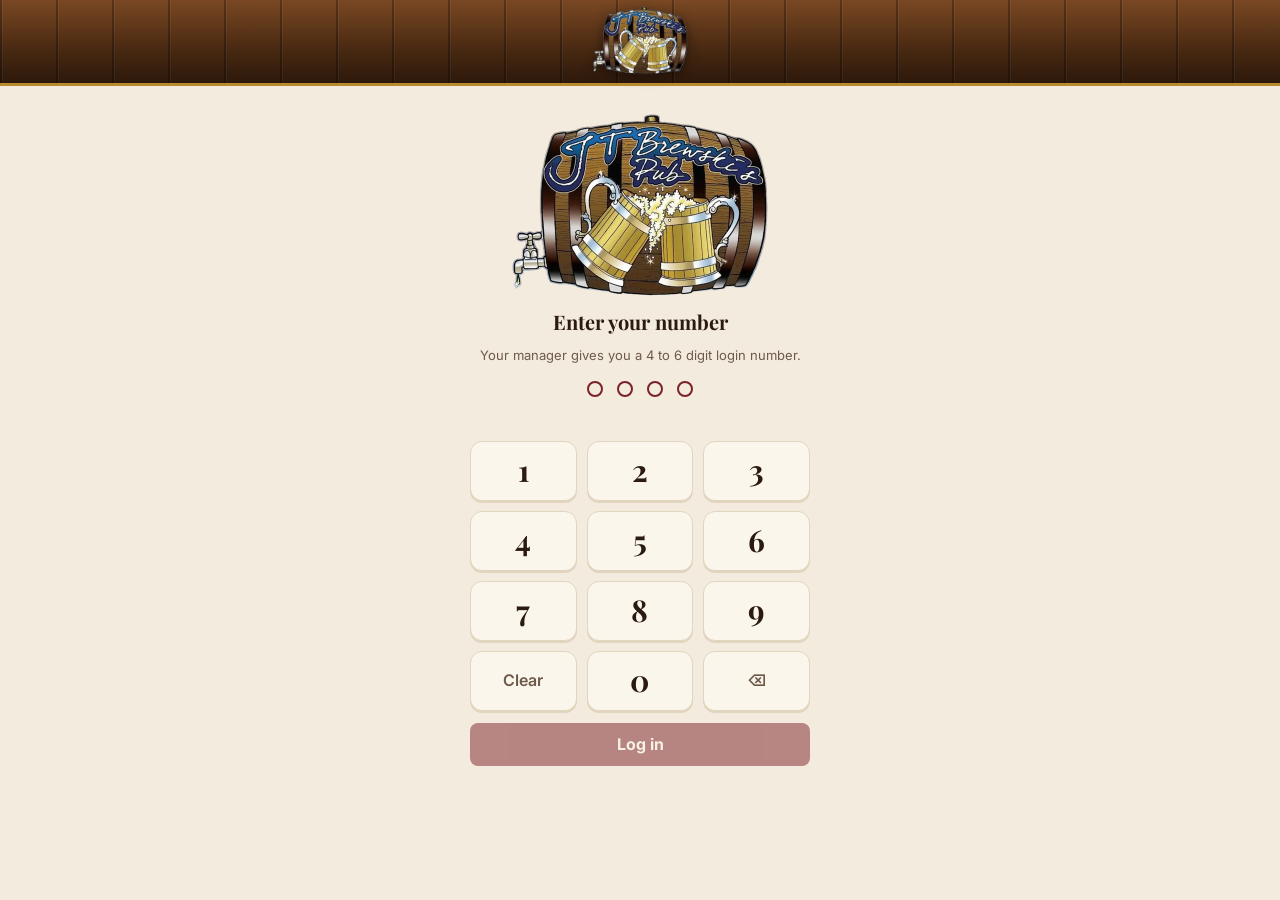
<file: site/index.html>
<!doctype html>
<html lang="en">
<head>
<meta charset="utf-8">
<meta name="viewport" content="width=device-width,initial-scale=1,maximum-scale=1,user-scalable=no,viewport-fit=cover">
<title>JT Brewski's Pub</title>
<meta name="description" content="Shift checklists, inventory counts and order deadlines for JT Brewski's Pub.">
<meta name="theme-color" content="#2a170b">
<link rel="manifest" href="manifest.webmanifest">
<link rel="icon" type="image/png" sizes="32x32" href="icons/favicon-32.png">
<link rel="apple-touch-icon" href="icons/apple-touch-icon.png">
<meta name="mobile-web-app-capable" content="yes">
<meta name="apple-mobile-web-app-capable" content="yes">
<meta name="apple-mobile-web-app-status-bar-style" content="black-translucent">
<meta name="apple-mobile-web-app-title" content="Brewskis">
<link rel="preconnect" href="https://fonts.googleapis.com">
<link rel="preconnect" href="https://fonts.gstatic.com" crossorigin>
<link rel="stylesheet" href="https://fonts.googleapis.com/css2?family=Playfair+Display:ital,wght@0,600;0,700;1,600&family=Inter:wght@400;500;600;700&family=IBM+Plex+Mono:wght@400;500&display=swap">
<link rel="stylesheet" href="styles.css">
<!-- the intro plays once each time the app is opened, not on refreshes or updates -->
<script>try{if(sessionStorage.getItem("brewskis.intro"))document.documentElement.classList.add("no-intro")}catch(e){}</script>
<!-- light or dark, if this phone picked one in Settings (otherwise it follows the phone) -->
<script>try{var t=localStorage.getItem("brewskis.theme");if(t==="light"||t==="dark")document.documentElement.setAttribute("data-theme",t)}catch(e){}</script>
</head>
<body>
<div id="intro" class="intro" aria-hidden="true">
  <div class="intro-pour"></div>
  <div class="intro-center">
    <div class="logo intro-logo"></div>
  </div>
</div>
<header class="band">
  <div class="wrap top">
    <h1 class="sr-only">JT Brewski's staff app</h1>
    <div class="topleft">
      <button class="gearbtn" id="settingsBtn" type="button" aria-label="Settings" aria-pressed="false" hidden><svg viewBox="0 0 24 24" aria-hidden="true" fill="none" stroke="currentColor" stroke-width="2" stroke-linecap="round" stroke-linejoin="round"><circle cx="12" cy="12" r="3"/><path d="M19.4 15a1.65 1.65 0 0 0 .33 1.82l.06.06a2 2 0 1 1-2.83 2.83l-.06-.06a1.65 1.65 0 0 0-1.82-.33 1.65 1.65 0 0 0-1 1.51V21a2 2 0 1 1-4 0v-.09A1.65 1.65 0 0 0 9 19.4a1.65 1.65 0 0 0-1.82.33l-.06.06a2 2 0 1 1-2.83-2.83l.06-.06A1.65 1.65 0 0 0 4.68 15a1.65 1.65 0 0 0-1.51-1H3a2 2 0 1 1 0-4h.09A1.65 1.65 0 0 0 4.6 9a1.65 1.65 0 0 0-.33-1.82l-.06-.06a2 2 0 1 1 2.83-2.83l.06.06A1.65 1.65 0 0 0 9 4.68a1.65 1.65 0 0 0 1-1.51V3a2 2 0 1 1 4 0v.09a1.65 1.65 0 0 0 1 1.51 1.65 1.65 0 0 0 1.82-.33l.06-.06a2 2 0 1 1 2.83 2.83l-.06.06A1.65 1.65 0 0 0 19.4 9a1.65 1.65 0 0 0 1.51 1H21a2 2 0 1 1 0 4h-.09a1.65 1.65 0 0 0-1.51 1z"/></svg></button>
    </div>
    <div class="logo toplogo" role="img" aria-label="JT Brewski's Pub logo"></div>
    <div class="topright">
      <button class="installbtn" id="installBtn" type="button" hidden>Install</button>
      <button class="who" id="whoBtn" type="button" hidden><span class="dot" id="whoDot">?</span><span id="whoName"></span></button>
    </div>
  </div>
</header>
<div class="wrap">
  <div class="offline" id="offline" role="status" hidden></div>
  <div class="updatebar" id="updatebar" role="status" hidden><span id="updatetext"></span><button type="button" class="btn small" id="updateBtn">Update now</button></div>
  <nav class="tabs" id="tabs" aria-label="Sections" hidden>
    <button type="button" id="tabShifts" aria-pressed="true"><span class="ic"><svg viewBox="0 0 24 24" aria-hidden="true" fill="none" stroke="currentColor" stroke-width="2" stroke-linecap="round" stroke-linejoin="round"><path d="M9 11l3 3L21 4.5"/><path d="M20 12v7a2 2 0 0 1-2 2H5a2 2 0 0 1-2-2V6a2 2 0 0 1 2-2h11"/></svg></span><span>Tasks</span></button>
    <button type="button" id="tabInv" aria-pressed="false"><span class="ic"><svg viewBox="0 0 24 24" aria-hidden="true" fill="none" stroke="currentColor" stroke-width="2" stroke-linecap="round" stroke-linejoin="round"><path d="M21 8l-9-5-9 5 9 5 9-5z"/><path d="M3 8v8l9 5 9-5V8"/><path d="M12 13v8"/></svg></span><span>Inventory</span></button>
    <button type="button" id="tabSched" aria-pressed="false"><span class="ic"><svg viewBox="0 0 24 24" aria-hidden="true" fill="none" stroke="currentColor" stroke-width="2" stroke-linecap="round" stroke-linejoin="round"><circle cx="12" cy="12" r="9"/><path d="M12 7v5l3 2"/></svg></span><span>Shifts</span></button>
    <button type="button" id="tabEvents" aria-pressed="false"><span class="ic"><svg viewBox="0 0 24 24" aria-hidden="true" fill="none" stroke="currentColor" stroke-width="2" stroke-linecap="round" stroke-linejoin="round"><rect x="3" y="4.5" width="18" height="16.5" rx="2.5"/><path d="M8 2.5v4M16 2.5v4M3 10h18"/></svg></span><span>Events</span></button>
    <button type="button" id="tabCash" aria-pressed="false" hidden><span class="ic"><svg viewBox="0 0 24 24" aria-hidden="true" fill="none" stroke="currentColor" stroke-width="2" stroke-linecap="round" stroke-linejoin="round"><rect x="2.5" y="6" width="19" height="12" rx="2"/><circle cx="12" cy="12" r="2.5"/><path d="M6 9.5v5M18 9.5v5"/></svg></span><span>Drawers</span></button>
  </nav>
  <main id="view"><p class="hint">Loading…</p></main>
</div>
<div class="sheet" id="sheet" hidden></div>
<div class="toast" id="toast" hidden></div>
<noscript><p style="padding:16px">Turn on JavaScript to use the JT Brewski's staff app.</p></noscript>
<script src="config.js"></script>
<script src="js/core.js"></script>
<script src="js/account.js"></script>
<script src="js/ui.js"></script>
<script src="js/tasks.js"></script>
<script src="js/inventory.js"></script>
<script src="js/schedule.js"></script>
<script src="js/team.js"></script>
<script src="js/events.js"></script>
<script src="js/parties.js"></script>
<script src="js/alerts.js"></script>
<script src="js/cash.js"></script>
<script src="js/live.js"></script>
<script src="js/main.js"></script>
</body>
</html>
</file>
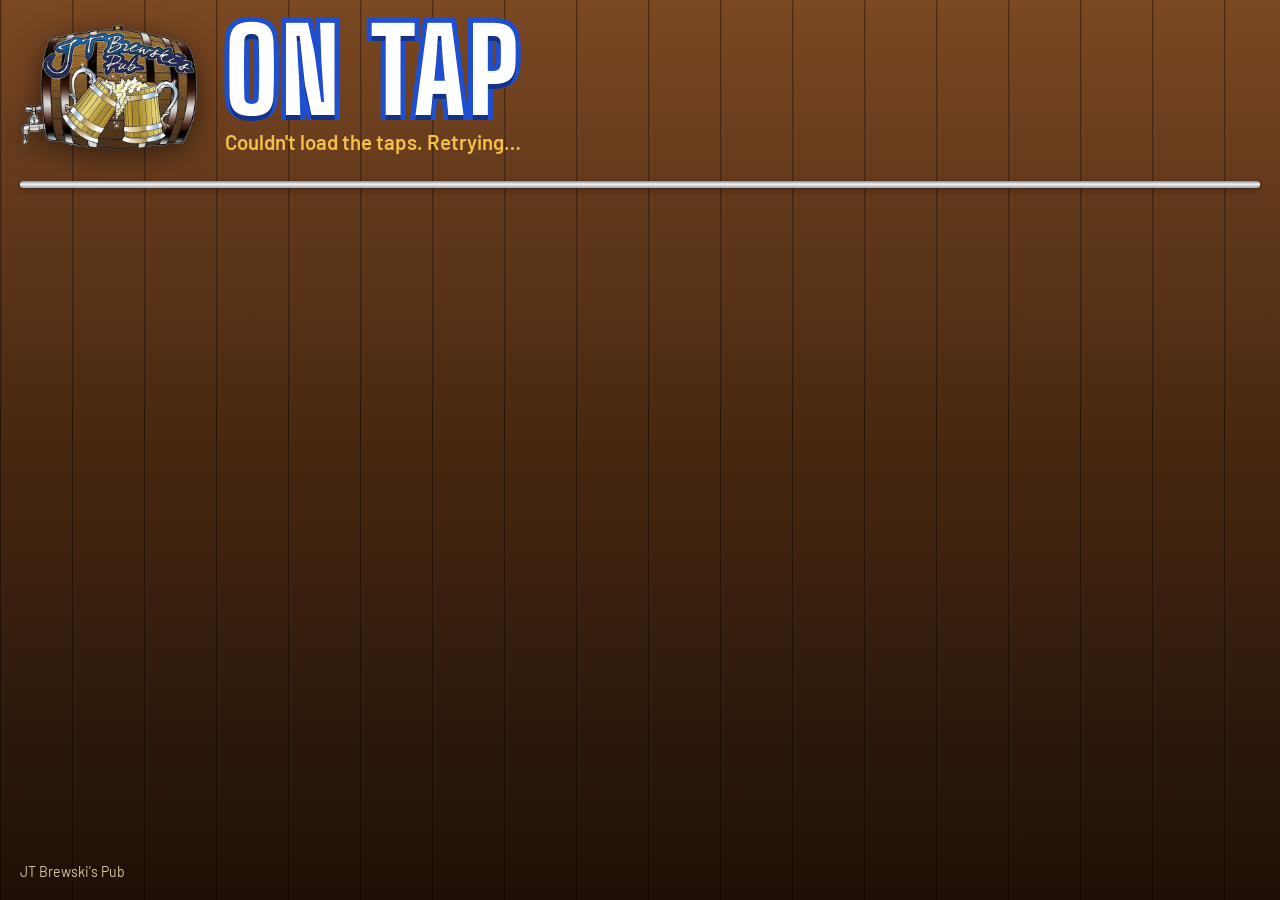
<file: site/taps.html>
<!doctype html>
<html lang="en">
<head>
<meta charset="utf-8">
<meta name="viewport" content="width=device-width,initial-scale=1,viewport-fit=cover">
<title>On Tap · JT Brewski's Pub</title>
<meta name="description" content="What's pouring right now at JT Brewski's Pub.">
<meta name="theme-color" content="#2a170b">
<link rel="icon" type="image/png" sizes="32x32" href="icons/favicon-32.png">
<link rel="apple-touch-icon" href="icons/apple-touch-icon.png">
<link rel="preconnect" href="https://fonts.googleapis.com">
<link rel="preconnect" href="https://fonts.gstatic.com" crossorigin>
<link rel="stylesheet" href="https://fonts.googleapis.com/css2?family=Big+Shoulders+Display:wght@700;800&family=Barlow:wght@400;500;600;700&display=swap">
<style>
/* The customer board: the barrel from the logo, beer names in foam white, styles in gold.
   Sized to read from across the bar on a TV, and still fine on a phone from the QR code. */
:root{
  --wood:#4a2a12; --wood-dark:#1d0f06; --foam:#fff8ea; --gold:#f5c04a; --gold-deep:#d69612; --blue:#1f4fd1; --muted:#d8c3a5;
  --display:"Big Shoulders Display","Arial Narrow",Impact,sans-serif;
  --body:"Barlow","Helvetica Neue",Arial,sans-serif;
  color-scheme:dark;
}
*{box-sizing:border-box}
html,body{margin:0;min-height:100%}
body{color:var(--foam);font-family:var(--body);
  background:repeating-linear-gradient(90deg, rgba(0,0,0,.28) 0 2px, rgba(255,255,255,.04) 2px 3px, transparent 3px 72px),
             linear-gradient(180deg,#7a4823 0%,var(--wood) 45%,var(--wood-dark) 100%) fixed;
  padding:max(20px,env(safe-area-inset-top)) max(20px,env(safe-area-inset-right)) max(20px,env(safe-area-inset-bottom)) max(20px,env(safe-area-inset-left))}
.board{max-width:1500px;margin:0 auto;display:flex;flex-direction:column;gap:clamp(18px,3vh,36px);min-height:calc(100vh - 40px)}
header{display:flex;align-items:center;gap:clamp(12px,2vw,28px);flex-wrap:wrap}
.logo{width:clamp(110px,14vw,220px);aspect-ratio:520/372;background:url("logo.webp") center/contain no-repeat;filter:drop-shadow(0 6px 14px rgba(0,0,0,.5));flex:none}
h1{margin:0;font-family:var(--display);font-weight:800;text-transform:uppercase;letter-spacing:.03em;line-height:.9;
  font-size:clamp(52px,9vw,140px);color:#fff;-webkit-text-stroke:clamp(5px,.8vw,10px) var(--blue);paint-order:stroke fill;text-shadow:0 5px 0 rgba(0,0,0,.35)}
.sub{font-size:clamp(15px,1.6vw,24px);color:var(--gold);font-weight:600;margin-top:6px}
.hoop{height:7px;border-radius:4px;background:linear-gradient(180deg,#7f868f,#f4f6f8 45%,#9aa1aa);box-shadow:0 2px 6px rgba(0,0,0,.3)}
.taps{list-style:none;margin:0;padding:0;display:grid;grid-template-columns:repeat(auto-fill,minmax(min(100%,clamp(240px,26vw,420px)),1fr));gap:clamp(10px,1.6vw,22px)}
.tap{position:relative;display:flex;flex-direction:column;justify-content:center;gap:4px;min-height:clamp(84px,11vh,150px);
  padding:clamp(14px,1.6vw,26px) clamp(16px,2vw,30px);border-radius:16px;background:rgba(20,10,4,.55);border:1px solid rgba(245,192,74,.35);
  box-shadow:inset 0 1px 0 rgba(255,255,255,.06)}
.name{font-family:var(--display);font-weight:800;text-transform:uppercase;letter-spacing:.02em;line-height:1;font-size:clamp(28px,3.4vw,58px);overflow-wrap:anywhere}
.note{font-size:clamp(15px,1.5vw,24px);color:var(--gold);font-weight:600}
.new{align-self:flex-start;order:-1;margin-bottom:4px;background:var(--gold);color:#3a2600;font-weight:700;font-size:clamp(12px,1vw,16px);
  padding:2px 10px;border-radius:999px}
.empty{font-size:clamp(20px,2.4vw,34px);color:var(--muted);text-align:center;padding:8vh 0}
footer{margin-top:auto;display:flex;justify-content:space-between;gap:12px;flex-wrap:wrap;color:var(--muted);font-size:clamp(13px,1.1vw,18px)}
.stale{color:var(--gold)}
@media (prefers-reduced-motion: no-preference){ .tap{animation:in .4s ease-out both} @keyframes in{from{opacity:0;transform:translateY(8px)}} }
body.idle{cursor:none}
</style>
</head>
<body>
<main class="board">
  <header>
    <div class="logo" role="img" aria-label="JT Brewski's Pub"></div>
    <div>
      <h1>On tap</h1>
      <div class="sub" id="count">Checking the taps…</div>
    </div>
  </header>
  <div class="hoop" aria-hidden="true"></div>
  <ul class="taps" id="taps" aria-live="polite"></ul>
  <footer><span>JT Brewski's Pub</span><span id="updated"></span></footer>
</main>
<script src="config.js"></script>
<script>
"use strict";
const CFG = window.BREWSKIS_CONFIG || {};
const $ = id => document.getElementById(id);
let lastKey = "", lastOk = 0;
function el(tag, cls, text){ const e = document.createElement(tag); if (cls) e.className = cls; if (text != null) e.textContent = text; return e; }
async function load(){
  try {
    const headers = {"Content-Type":"application/json", "apikey":CFG.supabaseAnonKey};
    if (/^eyJ/.test(CFG.supabaseAnonKey||"")) headers.Authorization = "Bearer "+CFG.supabaseAnonKey;
    const r = await fetch(CFG.supabaseUrl.replace(/\/$/,"") + "/rest/v1/rpc/api_on_tap", {method:"POST", headers, body:"{}"});
    if (!r.ok) throw new Error(r.status);
    const d = await r.json();
    lastOk = Date.now();
    const taps = d.taps || [];
    const key = JSON.stringify(taps.map(t=>[t.name,t.note]));
    if (key !== lastKey){                          // only redraw when something changed, so the TV doesn't flicker
      lastKey = key;
      const list = $("taps");
      if (!taps.length){ list.replaceChildren(el("li","empty","Taps are being changed. Ask your bartender what's pouring.")); }
      else list.replaceChildren(...taps.map(t=>{
        const li = el("li","tap");
        li.append(el("div","name",t.name));
        if (t.note) li.append(el("div","note",t.note));
        if (t.tapped_at && Date.now() - new Date(t.tapped_at).getTime() < 3*86400e3) li.append(el("span","new","Just tapped"));
        return li;
      }));
      $("count").textContent = taps.length ? taps.length + (taps.length===1 ? " beer pouring right now" : " beers pouring right now") : "Back in a moment";
    }
    $("updated").textContent = "Updated " + new Date().toLocaleTimeString([], {hour:"numeric", minute:"2-digit"});
    $("updated").classList.remove("stale");
  } catch(e){
    if (Date.now() - lastOk > 5*60e3 && lastOk){ $("updated").textContent = "Reconnecting…"; $("updated").classList.add("stale"); }
    if (!lastOk) $("count").textContent = "Couldn't load the taps. Retrying…";
  }
}
load(); setInterval(load, 60000);
document.addEventListener("visibilitychange", ()=>{ if (!document.hidden) load(); });
/* keep a TV or tablet awake, and hide the mouse when it's not moving */
async function wake(){ try { if (navigator.wakeLock && !document.hidden) await navigator.wakeLock.request("screen"); } catch(e){} }
wake(); document.addEventListener("visibilitychange", wake);
let idleT; const idle = ()=>{ document.body.classList.remove("idle"); clearTimeout(idleT); idleT = setTimeout(()=>document.body.classList.add("idle"), 3000); };
addEventListener("mousemove", idle); idle();
</script>
</body>
</html>
</file>
<file: site/styles.css>
/* Base reset */
:root{color-scheme:light}
html{-webkit-text-size-adjust:100%;touch-action:pan-x pan-y}  /* no zooming: no pinch, no double-tap, no zoom when typing */
body{margin:0}
img{max-width:100%}
[hidden]{display:none!important}
/* Layout: one narrow column like a ticket on the rail — header, tabs (Shifts / Inventory / Team), then stacked sections. */
/* Palette from the JT Brewskis logo: barrel wood, royal-blue lettering, gold beer and foam, silver hoops.
   Background is a cool foam white so the gold and blue read brighter than on beige. */
:root{
  --paper:#eef1f8; --card:#ffffff; --ink:#151a33; --muted:#59617f; --line:#dce1ee; --soft:#e5e9f4;
  --band:#2a170b; --band-ink:#ffffff; --band-muted:#f3cd73;
  --wood:#6e4120; --wood-dark:#2a170b; --silver:#c9cfd8; --glass:rgba(220,228,245,.7);
  --blue:#1f4fd1; --blue-deep:#13328f; --blue-ink:#ffffff; --gold:#f0b429; --gold-deep:#a8700a; --foam:#fffaf0;
  --foh:#a8700a; --foh-soft:#fdf0cc; --boh:#1f4fd1; --boh-soft:#e1e9fd; --mgr:#7a4522; --mgr-soft:#f3e4d6;
  --done:#1e8f50; --done-soft:#d9f2e3; --warn:#c2540a; --warn-soft:#fde4d2; --danger:#c0352a; --danger-soft:#fbdcd8;
  --display:"Big Shoulders Display","Arial Narrow",Impact,sans-serif;
  --body:"Barlow","Helvetica Neue",Arial,sans-serif;
  --mono:"IBM Plex Mono",ui-monospace,Menlo,monospace;
}
@media (prefers-color-scheme:dark){:root:not([data-theme="light"]){
  --paper:#0b0f1f; --card:#151a2e; --ink:#eef1fb; --muted:#9aa3c4; --line:#262d4a; --soft:#1c2238;
  --band:#1d0f06; --band-ink:#ffffff; --band-muted:#f3cd73;
  --wood:#5c3418; --wood-dark:#1d0f06; --silver:#8d95a3; --glass:rgba(160,180,230,.12);
  --blue:#6f95ff; --blue-deep:#3f66d9; --blue-ink:#0b1030; --gold:#f5c04a; --gold-deep:#f5c04a; --foam:#fff4d6;
  --foh:#f5c04a; --foh-soft:#3a2e10; --boh:#8fb0ff; --boh-soft:#18234a; --mgr:#e0a678; --mgr-soft:#3b2516;
  --done:#4fd18a; --done-soft:#123322; --warn:#ff9a57; --warn-soft:#3d2414; --danger:#ff7a6b; --danger-soft:#401a17; color-scheme:dark}}
:root[data-theme="dark"]{
  --paper:#0b0f1f; --card:#151a2e; --ink:#eef1fb; --muted:#9aa3c4; --line:#262d4a; --soft:#1c2238;
  --band:#1d0f06; --band-ink:#ffffff; --band-muted:#f3cd73;
  --wood:#5c3418; --wood-dark:#1d0f06; --silver:#8d95a3; --glass:rgba(160,180,230,.12);
  --blue:#6f95ff; --blue-deep:#3f66d9; --blue-ink:#0b1030; --gold:#f5c04a; --gold-deep:#f5c04a; --foam:#fff4d6;
  --foh:#f5c04a; --foh-soft:#3a2e10; --boh:#8fb0ff; --boh-soft:#18234a; --mgr:#e0a678; --mgr-soft:#3b2516;
  --done:#4fd18a; --done-soft:#123322; --warn:#ff9a57; --warn-soft:#3d2414; --danger:#ff7a6b; --danger-soft:#401a17; color-scheme:dark}
*{box-sizing:border-box}
body{background:var(--paper);color:var(--ink);font-family:var(--body);font-size:16px;line-height:1.45;padding-block:0 96px}
.wrap{max-width:640px;margin:0 auto;padding-left:max(16px,env(safe-area-inset-left,0px));padding-right:max(16px,env(safe-area-inset-right,0px))}
button,input,select,textarea{font:inherit;color:inherit}
button{cursor:pointer}
:focus-visible{outline:2px solid var(--blue);outline-offset:2px}
.band{background:var(--band);color:var(--band-ink);position:relative}
.band::after{content:"";position:absolute;left:0;right:0;bottom:0;height:5px;background:linear-gradient(180deg,#8d949b,#eef1f4 45%,#a7aeb5)}
.top{display:flex;align-items:center;justify-content:space-between;gap:12px;padding-block:12px 17px}

.logo{background:url("logo.webp") center/contain no-repeat;aspect-ratio:520/372;flex:none}
.top .logo{width:104px}

.eyebrow{font-family:var(--mono);font-size:11px;letter-spacing:.14em;text-transform:uppercase;color:var(--muted)}
h1{font-family:var(--display);font-weight:800;font-size:36px;line-height:.95;margin:2px 0 0;letter-spacing:.01em;text-transform:uppercase;color:var(--band-ink)}
.who{display:flex;align-items:center;gap:8px;border:1px solid #3a3029;background:#1d1713;color:var(--band-ink);border-radius:999px;padding:6px 12px 6px 6px;font-weight:600;font-size:14px;max-width:50%;min-width:0}
.who span{overflow:hidden;text-overflow:ellipsis;white-space:nowrap}
.dot{width:26px;height:26px;border-radius:50%;background:#2148a8;color:#fff;display:grid;place-items:center;font-size:12px;font-weight:700;flex:none}

.tabs{display:flex;gap:4px;margin:16px 0 4px;background:var(--soft);border-radius:10px;padding:4px}
.tabs button{flex:1;border:0;background:none;border-radius:7px;padding:8px 4px;font-weight:600;color:var(--muted);white-space:nowrap}
.tabs button[aria-pressed="true"]{background:var(--card);color:var(--blue);box-shadow:0 1px 2px rgba(0,0,0,.08)}
main{display:flex;flex-direction:column;gap:24px;padding-top:16px}
h2{font-family:var(--display);font-weight:700;font-size:24px;text-transform:uppercase;letter-spacing:.02em;margin:0;text-wrap:balance}
h3{font-size:17px;font-weight:700;margin:0;overflow-wrap:anywhere}
.sec-head{display:flex;align-items:baseline;justify-content:space-between;gap:8px;margin-bottom:8px;flex-wrap:wrap}
.tag{font-family:var(--mono);font-size:11px;letter-spacing:.06em;text-transform:uppercase;padding:2px 7px;border-radius:4px;white-space:nowrap}
.tag.foh{background:var(--foh-soft);color:var(--foh)} .tag.boh{background:var(--boh-soft);color:var(--boh)} .tag.mgmt{background:var(--mgr-soft);color:var(--mgr)}
.tag.plain{background:var(--soft);color:var(--muted)} .tag.ok{background:var(--done-soft);color:var(--done)}
.tag.warn{background:var(--warn-soft);color:var(--warn)} .tag.danger{background:var(--danger);color:var(--card)}
.summary{display:grid;grid-template-columns:auto 1fr;gap:4px 16px;align-items:center;background:var(--card);border:1px solid var(--line);border-radius:12px;padding:16px}
.big{font-family:var(--display);font-weight:800;font-size:52px;line-height:.9;font-variant-numeric:tabular-nums;grid-row:span 2}
.big small{font-size:26px;color:var(--muted)}
.bar{height:8px;background:var(--soft);border-radius:99px;overflow:hidden}
.bar i{display:block;height:100%;background:linear-gradient(180deg,var(--gold),color-mix(in srgb,var(--gold) 80%,#000));border-right:3px solid var(--foam);border-radius:99px;transition:width .3s}
.bar i[style="width:0%"]{border-right:0}
.strip{display:flex;justify-content:space-between;align-items:center;gap:12px;width:100%;text-align:left;background:var(--card);border:1px solid var(--line);border-radius:12px;padding:12px 16px}
.strip .t{display:flex;flex-direction:column;gap:2px;min-width:0}
.strip.urgent{border-color:var(--warn)}
.rows{display:flex;flex-direction:column;border:1px solid var(--line);border-radius:12px;background:var(--card);overflow:hidden}
.role{display:grid;grid-template-columns:1fr auto;gap:2px 12px;text-align:left;border:0;border-top:1px solid var(--line);background:none;padding:14px 16px;width:100%}
.role:first-child{border-top:0}
button.role:hover{background:var(--soft)}
.role .name{font-weight:700;font-size:17px}
.role .people{font-size:13px;color:var(--muted);min-width:0;overflow:hidden;text-overflow:ellipsis;white-space:nowrap}
.role .count{font-family:var(--mono);font-size:14px;font-variant-numeric:tabular-nums;text-align:right;grid-row:span 2;align-self:center;display:flex;flex-direction:column;align-items:flex-end;gap:6px}
.role .bar{width:72px;height:6px}
.mine{outline:2px solid var(--ink);outline-offset:-2px}
.feed{display:flex;flex-direction:column;gap:10px;margin:0;padding:0;list-style:none}
.feed li{display:grid;grid-template-columns:auto 1fr;gap:10px;font-size:14px}
.feed .t{font-family:var(--mono);font-size:12px;color:var(--muted);white-space:nowrap;padding-top:2px;font-variant-numeric:tabular-nums}
.feed b{font-weight:600}
input[type=search]{width:100%;border:1px solid var(--line);background:var(--card);border-radius:10px;padding:12px 14px;min-width:0}
.back{border:0;background:none;padding:0;font-family:var(--mono);font-size:12px;letter-spacing:.08em;text-transform:uppercase;color:var(--muted);align-self:flex-start}
.rolehead{display:flex;flex-direction:column;gap:8px}
.rolehead .meta{display:flex;gap:8px;align-items:center;flex-wrap:wrap;font-size:14px;color:var(--muted)}
.chips{display:flex;gap:6px;flex-wrap:wrap}
.chip{border:1px solid var(--line);background:var(--card);border-radius:999px;padding:5px 12px;font-size:14px;font-weight:500}
.chip[aria-pressed="true"]{background:var(--ink);color:var(--paper);border-color:var(--ink)}
.list{display:flex;flex-direction:column;border:1px solid var(--line);border-radius:12px;background:var(--card);overflow:hidden}
.task{display:grid;grid-template-columns:auto 1fr;gap:12px;padding:12px 14px;border-top:1px solid var(--line)}
.task:first-child{border-top:0}
.check{width:30px;height:30px;border-radius:8px;border:2px solid var(--muted);background:var(--card);display:grid;place-items:center;padding:0;margin-top:1px}
.check svg{width:18px;height:18px;opacity:0}
.task.done .check{background:var(--done);border-color:var(--done)}
.task.done .check svg{opacity:1}
.task.done .text{text-decoration:line-through;color:var(--muted)}
.text{font-weight:500;overflow-wrap:anywhere}
.tmeta{display:flex;flex-direction:column;gap:2px;margin-top:4px;font-size:12.5px;color:var(--muted)}
.tmeta .line{display:flex;gap:6px;flex-wrap:wrap;align-items:center}
.tmeta .ok{color:var(--done);font-weight:600}
.linkbtn{border:0;background:none;padding:0;font-size:12.5px;color:var(--muted);text-decoration:underline;text-underline-offset:2px}
.linkbtn.warn{color:var(--danger);font-weight:600}
.divider{font-family:var(--mono);font-size:11px;letter-spacing:.12em;text-transform:uppercase;color:var(--muted);padding:10px 14px;background:var(--soft);border-top:1px solid var(--line)}
form.add{display:grid;grid-template-columns:1fr 1fr;gap:8px;background:var(--card);border:1px dashed var(--line);border-radius:12px;padding:12px}
.full{grid-column:1/-1}
input[type=text],input[type=number],input[type=time],select,textarea{width:100%;border:1px solid var(--line);background:var(--paper);border-radius:8px;padding:10px 12px;min-width:0}
label.lbl{display:flex;flex-direction:column;gap:4px;font-size:12px;color:var(--muted);font-family:var(--mono);letter-spacing:.06em;text-transform:uppercase;min-width:0}
.btn{border:0;border-radius:8px;padding:10px 16px;font-weight:700;background:var(--blue);color:var(--blue-ink)}
.btn.ghost{background:var(--card);border:1px solid var(--line);color:var(--ink)}
.btn.small{padding:6px 12px;font-size:14px}
.btn:disabled{opacity:.5;cursor:default}
.empty{background:var(--card);border:1px dashed var(--line);border-radius:12px;padding:20px;display:flex;flex-direction:column;gap:10px;align-items:flex-start}
.empty p{margin:0;color:var(--muted)}
.hint{font-size:13px;color:var(--muted);margin:0}
.person,.card{background:var(--card);border:1px solid var(--line);border-radius:12px;padding:14px;display:flex;flex-direction:column;gap:10px}
.card.urgent{border-color:var(--warn)}
.row{display:flex;justify-content:space-between;align-items:center;gap:8px;flex-wrap:wrap}
.pname{font-weight:700;font-size:17px;overflow-wrap:anywhere;min-width:0}
.rolechip{border:1px solid var(--line);background:none;border-radius:6px;padding:4px 9px;font-size:13px}
.rolechip.foh[aria-pressed="true"]{background:var(--foh-soft);border-color:var(--foh);color:var(--foh);font-weight:600}
.rolechip.boh[aria-pressed="true"]{background:var(--boh-soft);border-color:var(--boh);color:var(--boh);font-weight:600}
.rolechip.mgmt[aria-pressed="true"]{background:var(--mgr-soft);border-color:var(--mgr);color:var(--mgr);font-weight:600}
.daychip{border:1px solid var(--line);background:none;border-radius:6px;padding:4px 0;width:40px;font-size:13px;font-family:var(--mono)}
.daychip[aria-pressed="true"]{background:var(--ink);color:var(--paper);border-color:var(--ink)}
.stack{display:flex;flex-direction:column;gap:10px}
.inline{display:flex;gap:8px;flex-wrap:wrap}
.inline input{flex:1;min-width:140px}
.item{display:grid;grid-template-columns:1fr auto;gap:10px;align-items:center;padding:12px 14px;border-top:1px solid var(--line)}
.item:first-child{border-top:0}
.iname{font-weight:600;overflow-wrap:anywhere}
.imeta{display:flex;gap:6px;flex-wrap:wrap;align-items:center;font-size:12.5px;color:var(--muted);margin-top:3px}
.stepper{display:flex;align-items:center;border:1px solid var(--line);border-radius:10px;overflow:hidden;background:var(--paper)}
.stepper button{border:0;background:none;width:38px;height:40px;font-size:20px;font-weight:600}
.stepper input{width:52px;border:0;border-left:1px solid var(--line);border-right:1px solid var(--line);border-radius:0;text-align:center;padding:8px 2px;font-family:var(--mono);font-variant-numeric:tabular-nums;background:var(--card);-moz-appearance:textfield}
.stepper input::-webkit-outer-spin-button,.stepper input::-webkit-inner-spin-button{-webkit-appearance:none;margin:0}
.item.edit{grid-template-columns:2fr 1fr 1fr;align-items:end}
.orderlines{margin:0;padding:0;list-style:none;display:flex;flex-direction:column;gap:4px;font-size:14px}
.orderlines li{display:flex;justify-content:space-between;gap:12px;border-bottom:1px dotted var(--line);padding-bottom:4px}
.orderlines .q{font-family:var(--mono);font-variant-numeric:tabular-nums;white-space:nowrap}
.due{font-family:var(--mono);font-size:13px;font-variant-numeric:tabular-nums}
.due.soon{color:var(--warn);font-weight:500}
.sheet{position:fixed;inset:0;background:rgba(10,12,10,.45);display:flex;align-items:flex-end;justify-content:center;z-index:20}
.sheet .panel{background:var(--paper);width:100%;max-width:520px;border-radius:16px 16px 0 0;padding:20px max(16px,env(safe-area-inset-right,0px)) calc(20px + env(safe-area-inset-bottom,0px)) max(16px,env(safe-area-inset-left,0px));display:flex;flex-direction:column;gap:12px;max-height:85vh;overflow:auto}
.pick{display:flex;justify-content:space-between;gap:8px;align-items:center;text-align:left;border:1px solid var(--line);background:var(--card);border-radius:10px;padding:12px 14px;font-weight:600}
.pick small{font-weight:400;color:var(--muted);font-size:13px;text-align:right}
.toast{position:fixed;left:50%;transform:translateX(-50%);bottom:calc(20px + env(safe-area-inset-bottom,0px));background:var(--ink);color:var(--paper);padding:10px 16px;border-radius:10px;font-size:14px;font-weight:500;z-index:30;max-width:calc(100% - 32px)}
.login .logo{width:min(260px,70vw)}
.login{display:flex;flex-direction:column;align-items:center;gap:12px;max-width:340px;margin:8px auto 0;width:100%;text-align:center}
.pindots{display:flex;gap:14px;justify-content:center;min-height:20px;padding-top:4px}
.pindots span{width:16px;height:16px;border-radius:50%;border:2px solid var(--ink)}
.pindots span.on{background:var(--ink)}
.loginerr{color:var(--danger);font-size:14px;min-height:20px;margin:0;font-weight:500}
.keypad{display:grid;grid-template-columns:repeat(3,1fr);gap:10px;width:100%}
.key{height:60px;border:1px solid var(--line);background:var(--card);border-radius:12px;font-family:var(--display);font-weight:700;font-size:30px;font-variant-numeric:tabular-nums}
.key.fn{font-family:var(--body);font-size:16px;font-weight:600;color:var(--muted)}
.key:active:not(:disabled){background:var(--soft)}
.key:disabled{opacity:.5}
.bignum{font-family:var(--display);font-weight:800;font-size:64px;letter-spacing:.18em;text-align:center;font-variant-numeric:tabular-nums;line-height:1;padding:8px 0}
.pinform{display:flex;flex-direction:column;gap:8px;border-top:1px dashed var(--line);padding-top:10px}
.pinrow{border-top:1px dashed var(--line);padding-top:10px}
.pinrow .hint{flex:1;min-width:160px}
@media (prefers-reduced-motion:reduce){.bar i{transition:none}}
@media (max-width:420px){h1{font-size:28px}.top .logo{width:84px}.big{font-size:44px}.item.edit{grid-template-columns:1fr 1fr}.item.edit .wide{grid-column:1/-1}}

/* PWA additions */
.band{padding-top:env(safe-area-inset-top,0px)}
body{padding-bottom:calc(96px + env(safe-area-inset-bottom,0px))}
.offline{background:var(--warn-soft);color:var(--warn);font-size:14px;font-weight:600;padding:8px 12px;border-radius:10px;margin-top:12px}
.installbtn{border:1px solid #3a3029;background:#1d1713;color:var(--band-ink);border-radius:999px;padding:6px 12px;font-weight:600;font-size:13px}
.topright{display:flex;gap:8px;align-items:center;min-width:0;justify-content:flex-end}
.steps{margin:0;padding-left:20px;display:flex;flex-direction:column;gap:6px;font-size:15px}
@media (max-width:420px){.who #whoName{display:none}.who{padding:5px}}
/* task schedules */
.due-line{font-weight:500}
.due-line.soon{color:var(--warn)}
.due-line.over{color:var(--danger);font-weight:700}
.task.overdue .check{border-color:var(--danger)}
.task.editing{grid-template-columns:1fr;padding:10px}
.task.editing form.add{border:0;padding:0;background:none}
.divider.first{border-top:0}
input[type=date]{width:100%;border:1px solid var(--line);background:var(--paper);border-radius:8px;padding:9px 12px;min-width:0;font:inherit;color:inherit}
/* supplier schedules */
.supgrid{display:grid;grid-template-columns:1fr 1fr;gap:8px}
.supgrid .full{grid-column:1/-1}
.card .line{display:flex;gap:6px;flex-wrap:wrap}
.card.ordered{opacity:.85}
/* notification settings */
.prefs{gap:0;padding:0}
.prefrow{padding:14px;border-top:1px solid var(--line);display:flex;flex-direction:column;gap:10px}
.prefrow:first-child{border-top:0}
.preflabel{display:grid;grid-template-columns:auto 1fr;gap:12px;align-items:start;cursor:pointer}
.preflabel input{width:22px;height:22px;margin:2px 0 0;accent-color:var(--blue)}
.preflabel span{display:flex;flex-direction:column;gap:2px;min-width:0}
.prefextra{padding-left:34px;display:flex;flex-direction:column;gap:8px}
.prefextra .inline .lbl{flex:1}

/* ===== Vibrant refresh ===== */
/* Header: barrel staves in wood, silver hoop underneath */
.band{background:
  repeating-linear-gradient(90deg, rgba(0,0,0,.28) 0 2px, rgba(255,255,255,.05) 2px 3px, transparent 3px 56px),
  linear-gradient(180deg, #7a4823 0%, #4a2a12 55%, var(--wood-dark) 100%)}
.band::after{height:6px;background:linear-gradient(180deg,#7f868f,#f4f6f8 45%,#9aa1aa);box-shadow:0 2px 6px rgba(0,0,0,.25)}
.top .logo{width:112px;filter:drop-shadow(0 3px 6px rgba(0,0,0,.45))}

h1{color:#fff;-webkit-text-stroke:6px #1f4fd1;paint-order:stroke fill;text-shadow:0 3px 0 rgba(0,0,0,.35);font-size:38px;letter-spacing:.02em}
.who{background:rgba(0,0,0,.35);border-color:rgba(255,255,255,.18)}
.dot{background:#1f4fd1}

/* Quieter small text: sentence case in the body face */

.eyebrow{font-family:var(--body);font-size:13px;letter-spacing:0;text-transform:none;font-weight:600}
.tag{font-family:var(--body);font-size:12px;font-weight:600;letter-spacing:.01em;text-transform:none;padding:2px 9px;border-radius:999px}
.divider{font-family:var(--body);font-size:13px;font-weight:700;letter-spacing:.01em;text-transform:none}
label.lbl{font-family:var(--body);font-size:13px;font-weight:600;letter-spacing:0;text-transform:none}
.back{font-family:var(--body);font-size:14px;font-weight:600;letter-spacing:0;text-transform:none;color:var(--blue)}
.due,.feed .t{font-family:var(--body)}

/* Tabs: the active one is solid royal blue */
.tabs{background:var(--soft)}
.tabs button[aria-pressed="true"]{background:var(--blue);color:var(--blue-ink);box-shadow:0 2px 6px rgba(31,79,209,.35)}

/* Section headings take their section's color */
  
.mine{outline:2px solid var(--blue)}

/* Progress bars: beer with a foam edge */
.bar{background:var(--soft)}
.bar i{background:linear-gradient(180deg,#ffd666,var(--gold) 45%,#d69612);border-right:3px solid var(--foam)}

/* Today's progress: a stein filling with beer */
.summary{grid-template-columns:auto 1fr;gap:18px;align-items:center;padding:18px 20px 18px 18px;
  background:linear-gradient(135deg,var(--card) 55%,var(--foh-soft));border-color:var(--line)}

.big{font-size:56px;grid-row:auto;color:var(--ink)}
.big small{font-size:24px;color:var(--muted);font-weight:700}

.stein{position:relative;width:70px;height:100px;margin-right:14px;flex:none}
.stein::after{content:"";position:absolute;right:-15px;top:22%;width:16px;height:48%;border:4px solid var(--silver);border-left:0;border-radius:0 14px 14px 0}
.stein-glass{position:absolute;inset:0;border:4px solid var(--silver);border-radius:7px 7px 12px 12px;overflow:hidden;
  background:linear-gradient(90deg,var(--glass),transparent 45%,var(--glass));box-shadow:inset 0 0 0 1px rgba(0,0,0,.06)}
.stein-beer{position:absolute;left:0;right:0;bottom:0;
  background:
    radial-gradient(circle at 30% 70%,rgba(255,255,255,.55) 0 2px,transparent 3px),
    radial-gradient(circle at 65% 40%,rgba(255,255,255,.45) 0 1.5px,transparent 2.5px),
    radial-gradient(circle at 45% 20%,rgba(255,255,255,.4) 0 1.5px,transparent 2.5px),
    linear-gradient(180deg,#ffd666,#f0b429 40%,#c98a12)}
.stein-beer.has-foam::before{content:"";position:absolute;left:-4px;right:-4px;top:-9px;height:14px;
  background:radial-gradient(circle at 12% 60%,var(--foam) 0 6px,transparent 7px),radial-gradient(circle at 38% 40%,var(--foam) 0 7px,transparent 8px),
             radial-gradient(circle at 64% 60%,var(--foam) 0 6px,transparent 7px),radial-gradient(circle at 88% 45%,var(--foam) 0 7px,transparent 8px),
             linear-gradient(var(--foam),var(--foam)) 0 8px/100% 6px no-repeat}
.stein-hoops{position:absolute;inset:0;pointer-events:none;
  background:linear-gradient(var(--silver),var(--silver)) 0 24%/100% 4px no-repeat,linear-gradient(var(--silver),var(--silver)) 0 78%/100% 4px no-repeat}
.stein.pour .stein-beer{animation:pour 1.1s cubic-bezier(.2,.7,.2,1) both}
@keyframes pour{from{height:0}}
@media (prefers-reduced-motion:reduce){.stein.pour .stein-beer{animation:none}}

/* Next order deadline: solid royal blue so it can't be missed */
.strip{background:linear-gradient(135deg,#1f4fd1,#13328f);border:0;color:#fff}
.strip .eyebrow{color:rgba(255,255,255,.8)}
.strip .due,.strip .due.soon{color:#fff}
.strip.urgent{box-shadow:0 0 0 3px var(--gold)}
.strip .tag.warn{background:var(--gold);color:#3a2600} .strip .tag.ok{background:rgba(255,255,255,.18);color:#fff}

/* Buttons and checks */
.btn{box-shadow:0 2px 0 var(--blue-deep)}
.btn.ghost{box-shadow:none}
.btn:disabled{box-shadow:none}
.task.done .check{background:var(--done);border-color:var(--done)}
.check{border-color:var(--silver);border-width:2.5px}
.key{border-color:var(--line);box-shadow:0 2px 0 var(--line)}
.key:active:not(:disabled){transform:translateY(1px);box-shadow:none}
.pindots span.on{background:var(--blue);border-color:var(--blue)}
.pindots span{border-color:var(--blue)}

@media (max-width:420px){h1{font-size:30px;-webkit-text-stroke:5px #1f4fd1}.top .logo{width:88px}.stein{width:60px;height:88px}.big{font-size:48px}}

/* app versions */
.updatebar{display:flex;align-items:center;justify-content:space-between;gap:12px;flex-wrap:wrap;margin-top:12px;padding:10px 12px;border-radius:12px;
  background:linear-gradient(135deg,#1f4fd1,#13328f);color:#fff;font-weight:600;font-size:14px}
.updatebar .btn{background:var(--gold);color:#3a2600;box-shadow:none}
.vline{display:flex;gap:8px;align-items:center;flex-wrap:wrap;font-size:14px;color:var(--muted)}
.vsummary{display:flex;flex-direction:column;gap:2px;padding:12px 14px;border-radius:12px;background:var(--done-soft);color:var(--ink)}
.vsummary.behind{background:var(--warn-soft)}
.devices{display:flex;flex-direction:column;gap:4px}
.dev{display:flex;gap:8px;align-items:center;flex-wrap:wrap}

/* v8: sections that open and close, inventory search */
.fold{display:flex;flex-direction:column;gap:10px}
.fold-head{display:flex;flex-wrap:wrap;align-items:center;gap:6px 10px;width:100%;text-align:left;
  background:var(--card);border:1px solid var(--line);border-radius:12px;padding:12px 14px;color:var(--ink)}
.fold-head:hover:not(:disabled){border-color:var(--blue)}
.fold-head:disabled{cursor:default;opacity:1}
.fold-head h2{font-size:22px;flex:0 0 auto;max-width:calc(100% - 34px);white-space:nowrap;overflow:hidden;text-overflow:ellipsis}
.fold-head .tag{margin-left:auto}
.chev{width:12px;height:12px;border-right:3px solid var(--blue);border-bottom:3px solid var(--blue);transform:rotate(-45deg);transition:transform .15s;margin:0 4px 0 2px}
.fold.open .chev{transform:rotate(45deg) translate(-2px,-2px)}
.fold.forced .chev{border-color:var(--muted)}
.fold-body{padding-left:2px}
@media (prefers-reduced-motion:reduce){.chev{transition:none}}
.invtools{display:flex;flex-direction:column;gap:10px}
.searchbox{position:relative}
.searchbox input[type=search]{padding-left:40px;padding-right:40px;border-radius:12px;background:var(--card)
  url("data:image/svg+xml,%3Csvg xmlns='http://www.w3.org/2000/svg' viewBox='0 0 24 24' fill='none' stroke='%238891ad' stroke-width='2.4' stroke-linecap='round'%3E%3Ccircle cx='10.5' cy='10.5' r='6.5'/%3E%3Cpath d='M15.5 15.5 21 21'/%3E%3C/svg%3E") no-repeat 13px center/18px}
.searchbox input[type=search]::-webkit-search-cancel-button{display:none}
.clearsearch{position:absolute;right:6px;top:50%;transform:translateY(-50%);width:32px;height:32px;border:0;border-radius:50%;background:var(--soft);color:var(--muted);font-size:20px;line-height:1}
.empty-search{padding:8px 2px}
/* keep the phone's status bar area solid when the page scrolls under it */
body::before{content:"";position:fixed;inset:0 0 auto;height:env(safe-area-inset-top,0px);background:#2a170b;z-index:40}

/* v9: subtle motion. Everything here answers something a person did; none of it runs with reduced motion on. */
@media (prefers-reduced-motion: no-preference){
  /* bars and the stein slide to their new level */
  .bar i{transition:width .6s cubic-bezier(.2,.8,.2,1)}
  .stein-beer{transition:height .9s cubic-bezier(.2,.75,.2,1)}
  .stein-beer.has-foam::before{animation:foam 3.2s ease-in-out infinite alternate}
  @keyframes foam{from{transform:translateY(0)}to{transform:translateY(-1.5px)}}

  /* switching screens: a short fade and rise */
  #view.enter{animation:enter .22s ease-out}
  @keyframes enter{from{opacity:0;transform:translateY(6px)}to{opacity:1;transform:none}}

  /* checking off a task: the box pops, the check draws in, the row glows green for a moment */
  .task.just-done .check{animation:pop .32s cubic-bezier(.3,1.6,.5,1)}
  .task.just-done .check path{stroke-dasharray:22;stroke-dashoffset:22;animation:draw .28s .06s ease-out forwards}
  .task.just-done{animation:glow .9s ease-out}
  .task.just-undone .check{animation:pop .25s ease-out}
  @keyframes pop{0%{transform:scale(.8)}60%{transform:scale(1.12)}100%{transform:scale(1)}}
  @keyframes draw{to{stroke-dashoffset:0}}
  @keyframes glow{from{background:var(--done-soft)}to{background:transparent}}

  /* counting: the number gives a small bump */
  .stepper input.bump{animation:bump .22s ease-out}
  @keyframes bump{50%{transform:scale(1.18)}}

  /* opening a section: its contents fade down into place */
  .fold-body.reveal{animation:reveal .2s ease-out}
  @keyframes reveal{from{opacity:0;transform:translateY(-6px)}to{opacity:1;transform:none}}
  .fold-head{transition:border-color .15s, background-color .15s}

  /* login: each digit's dot pops in; a wrong number shakes the dots */
  .pindots span{transition:background-color .12s, border-color .12s}
  .pindots span.pop{animation:pop .22s ease-out}
  .pindots.shake{animation:shake .38s ease-in-out}
  @keyframes shake{20%{transform:translateX(-8px)}40%{transform:translateX(7px)}60%{transform:translateX(-5px)}80%{transform:translateX(3px)}}

  /* sheets slide up, toasts and the update bar ease in */
  .sheet{animation:fadein .18s ease-out}
  .sheet .panel{animation:sheetup .26s cubic-bezier(.2,.8,.2,1)}
  @keyframes fadein{from{opacity:0}}
  @keyframes sheetup{from{transform:translateY(40px);opacity:.6}}
  .toast.show{animation:toastin .24s cubic-bezier(.2,.8,.2,1)}
  @keyframes toastin{from{opacity:0;transform:translate(-50%,10px)}to{opacity:1;transform:translate(-50%,0)}}
  .updatebar{animation:reveal .3s ease-out}

  /* buttons give a little when pressed */
  .btn,.chip,.daychip,.rolechip,.tabs button,.stepper button,.fold-head,.role,.strip{transition:transform .08s ease-out, background-color .15s, box-shadow .15s, border-color .15s}
  .btn:active:not(:disabled),.chip:active,.daychip:active,.rolechip:active,.tabs button:active,.stepper button:active:not(:disabled),.strip:active{transform:scale(.96)}
  button.role:active,.fold-head:active:not(:disabled){transform:scale(.99)}
}

/* v10: sound setting */
.soundrow{display:flex;align-items:center;justify-content:space-between;gap:14px;padding:12px 14px;border:1px solid var(--line);border-radius:12px;background:var(--card);cursor:pointer}
.soundrow > span{display:flex;flex-direction:column;gap:2px;min-width:0}
.switch{appearance:none;-webkit-appearance:none;flex:none;width:50px;height:30px;border-radius:999px;background:var(--line);position:relative;margin:0;cursor:pointer;transition:background-color .15s}
.switch::after{content:"";position:absolute;top:3px;left:3px;width:24px;height:24px;border-radius:50%;background:#fff;box-shadow:0 1px 3px rgba(0,0,0,.3);transition:transform .15s}
.switch:checked{background:var(--done)}
.switch:checked::after{transform:translateX(20px)}
@media (prefers-reduced-motion:reduce){.switch,.switch::after{transition:none}}

/* v12: intro. The barrel's staves, the logo drops in, and a pint pours up the screen before it lifts away. */
.intro{position:fixed;inset:0;z-index:100;display:grid;place-items:center;overflow:hidden;cursor:pointer;
  background:repeating-linear-gradient(90deg, rgba(0,0,0,.28) 0 2px, rgba(255,255,255,.05) 2px 3px, transparent 3px 64px),
             linear-gradient(180deg,#7a4823 0%,#4a2a12 55%,#2a170b 100%);
  animation:introFailsafe .3s 2.6s forwards}          /* never stays up, even if the app's script is slow */
.no-intro .intro{display:none}
.intro.out{animation:introOut .32s ease-in forwards}
@keyframes introOut{to{opacity:0;visibility:hidden}}
@keyframes introFailsafe{to{opacity:0;visibility:hidden;pointer-events:none}}
.intro-center{position:relative;z-index:2;display:flex;flex-direction:column;align-items:center;gap:10px;padding:24px}
.intro-logo{width:min(66vw,320px);filter:drop-shadow(0 8px 18px rgba(0,0,0,.5))}

.intro-pour{position:absolute;left:0;right:0;bottom:-26px;height:0;z-index:1;
  background:radial-gradient(circle at 20% 70%,rgba(255,255,255,.35) 0 3px,transparent 4px) 0 0/90px 120px,
             radial-gradient(circle at 70% 30%,rgba(255,255,255,.3) 0 2px,transparent 3px) 0 0/70px 90px,
             linear-gradient(180deg,#ffd666,#f0b429 35%,#c98a12)}
.intro-pour::before{content:"";position:absolute;left:-10px;right:-10px;top:-22px;height:30px;
  background:radial-gradient(circle at 18px 18px,#fffaf0 0 14px,transparent 15px) 0 0/36px 30px repeat-x,
             linear-gradient(#fffaf0,#fffaf0) 0 16px/100% 14px no-repeat}
@media (prefers-reduced-motion: no-preference){
  .intro-logo{animation:introDrop .55s cubic-bezier(.25,1.5,.45,1) both}
  
  .intro-pour{animation:introPour .75s .62s cubic-bezier(.45,0,.2,1) forwards}
  @keyframes introDrop{from{opacity:0;transform:translateY(-28px) scale(.82)}to{opacity:1;transform:none}}
  @keyframes introRise{from{opacity:0;transform:translateY(12px)}to{opacity:1;transform:none}}
  @keyframes introPour{to{height:125%}}
}

/* v15: header reads "JT Brewski's" with "Staff app" under it */

.intro-center{gap:0}

/* v17: default supplier per list */
.listsup{display:flex;flex-direction:column;gap:6px;padding:12px 14px;border-radius:12px;background:var(--soft)}
.listsup select{background:var(--card)}

/* v18: supplier filter, one scrolling row */
.supchips{flex-wrap:nowrap;overflow-x:auto;scrollbar-width:none;-webkit-overflow-scrolling:touch;padding-bottom:2px}
.supchips::-webkit-scrollbar{display:none}
.supchips .chip{flex:none}
.supchips .chip[aria-pressed="true"]{background:var(--blue);border-color:var(--blue);color:var(--blue-ink)}

/* v19: on tap */
.tapbtn{border:1.5px solid var(--line);background:var(--card);color:var(--ink);border-radius:999px;padding:3px 11px;font-size:13px;font-weight:600}
.tapbtn.on{background:var(--gold);border-color:var(--gold);color:#3a2600}
.tapbtn.on::before{content:"";display:inline-block;width:7px;height:7px;border-radius:50%;background:#3a2600;margin-right:6px;vertical-align:1px}
.tapbtn.kick{background:var(--danger);border-color:var(--danger);color:#fff}
.item.pouring{background:linear-gradient(90deg,var(--foh-soft),transparent 70%)}
.tapstrip{display:flex;align-items:center;justify-content:space-between;gap:12px;padding:12px 14px;border-radius:12px;border:1px solid var(--line);
  background:linear-gradient(135deg,var(--card) 50%,var(--foh-soft))}
.tapstrip .t{display:flex;flex-direction:column;gap:2px;min-width:0}
.tapstrip .hint{overflow:hidden;text-overflow:ellipsis;display:-webkit-box;-webkit-line-clamp:2;-webkit-box-orient:vertical}
.qrbox{width:min(220px,60vw);aspect-ratio:1;align-self:center;display:grid;place-items:center;background:#fff;border-radius:12px;padding:8px}
.qrbox svg{width:100%;height:100%}
.boardlink{font-size:13px;color:var(--muted);text-align:center;overflow-wrap:anywhere;user-select:all}
a.btn{text-decoration:none;display:inline-flex;align-items:center;justify-content:center}

/* v20: schedule */
.tabs button{position:relative}
.tabs button.has-dot::after{content:"";position:absolute;top:3px;right:3px;width:8px;height:8px;border-radius:50%;background:var(--gold);box-shadow:0 0 0 2px var(--soft)}
.weeknav{display:flex;align-items:center;justify-content:space-between;gap:10px}
.weeknav .btn{min-width:44px;font-size:20px;line-height:1}
.weeklabel{display:flex;flex-direction:column;align-items:center;gap:1px;text-align:center}
.weeklabel b{font-size:17px}
.days{display:flex;flex-direction:column;gap:14px}
.day{display:flex;flex-direction:column;gap:6px}
.dayhead{display:flex;align-items:baseline;gap:8px;flex-wrap:wrap}
.dayhead b{font-family:var(--display);font-size:20px;text-transform:uppercase;letter-spacing:.02em}
.day.today .dayhead b{color:var(--blue)}
.dayadd{margin-left:auto;font-weight:600;color:var(--blue);text-decoration:none}
.noshift{margin:0;padding:4px 2px}
.slist{display:flex;flex-direction:column;border:1px solid var(--line);border-radius:12px;background:var(--card);overflow:hidden}
.srow{display:grid;grid-template-columns:78px 1fr;gap:12px;align-items:center;width:100%;text-align:left;border:0;border-top:1px solid var(--line);background:none;padding:10px 14px;color:var(--ink)}
.srow:first-child{border-top:0}
.srow:hover{background:var(--soft)}
.srow.is-mine{box-shadow:inset 4px 0 0 var(--blue);background:color-mix(in srgb,var(--boh-soft) 55%,transparent)}
.srow.grabs{box-shadow:inset 4px 0 0 var(--gold)}
.srow.past{opacity:.55}
.stime{display:flex;flex-direction:column;font-variant-numeric:tabular-nums;font-size:14px;line-height:1.25}
.stime span{color:var(--muted)}
.swho{display:flex;flex-direction:column;gap:3px;min-width:0}
.sname{font-weight:700}
.smeta{display:flex;gap:6px;flex-wrap:wrap;align-items:center}
.smeta .hint{overflow:hidden;text-overflow:ellipsis;white-space:nowrap;max-width:100%}

.bigtime{font-family:var(--display);font-weight:800;font-size:34px;line-height:1;text-transform:uppercase}
.calcard{background:linear-gradient(135deg,var(--card) 55%,var(--boh-soft))}

.toggle{display:flex;align-items:center;gap:8px;font-size:15px}
.toggle input{width:20px;height:20px;accent-color:var(--blue)}
.sheet input[type=time]:disabled{opacity:.45}

/* v21: coverage first */
.coverhero{gap:8px;border:0;color:var(--band-ink, #fff);background:linear-gradient(135deg,var(--blue-deep),var(--blue));box-shadow:0 10px 24px -14px var(--blue)}
.coverhero h3{font-family:var(--display);font-size:26px;text-transform:uppercase;letter-spacing:.02em;margin:0;color:#fff}
.coverhero .eyebrow{color:var(--gold)}
.coverhero .hint{color:rgba(255,255,255,.82)}
.coverhero .btn{background:var(--gold);color:#3a2600;border-color:transparent;align-self:flex-start;min-width:200px}
.coverhero .alertlink{color:#fff;font-size:14px;align-self:flex-start;margin-top:2px}
.covercard{gap:8px;border-left:5px solid var(--line)}
.covercard.can{border-left-color:var(--gold)}
.covercard.mine-req{border-left-color:var(--blue)}
.covtop{display:flex;justify-content:space-between;align-items:flex-start;gap:10px}
.covwhen{display:flex;flex-direction:column;gap:1px}
.covwhen b{font-family:var(--display);font-size:22px;text-transform:uppercase;letter-spacing:.02em;line-height:1.05}
.covwhen span{font-variant-numeric:tabular-nums;font-weight:600}
.covwho{margin:0}
.cantcover{margin:0;font-style:italic}
.allcovered{flex-direction:row;align-items:center;gap:10px;font-weight:600}
.covicon{display:inline-grid;place-items:center;flex:none;width:26px;height:26px;border-radius:50%;background:var(--done-soft);color:var(--done);font-weight:800;font-size:14px}
.covlist{display:flex;flex-direction:column;border:1px solid var(--line);border-radius:12px;background:var(--card);overflow:hidden}
.covrow{display:flex;gap:12px;align-items:center;padding:10px 14px;border-top:1px solid var(--line)}
.covrow:first-child{border-top:0}
.covrow .t{display:flex;flex-direction:column;gap:2px;min-width:0}
.covrow.me{background:color-mix(in srgb,var(--boh-soft) 55%,transparent)}
.schedhead{margin-top:10px;padding-top:18px;border-top:2px dashed var(--line)}

.choices{border:0;margin:0;padding:0;display:flex;flex-direction:column;gap:6px}
.choices legend{margin-bottom:6px}
.choice{display:flex;gap:10px;align-items:flex-start;border:1px solid var(--line);border-radius:12px;padding:10px 12px;background:var(--card);cursor:pointer}
.choice:has(input:checked){border-color:var(--blue);box-shadow:inset 0 0 0 1px var(--blue)}
.choice input{width:20px;height:20px;margin-top:1px;accent-color:var(--blue);flex:none}
.choice span{display:flex;flex-direction:column;gap:1px}
.covfields[hidden]{display:none}

/* v22: Tasks tab */
.tasks-head{margin:6px 0 0}
.list .divider:first-child{border-top:0}
.divider.over{color:var(--danger);background:var(--danger-soft)}
button.divider.fold{display:block;width:100%;text-align:left;border:0;border-top:1px solid var(--line);cursor:pointer;color:var(--muted)}
.task.important{box-shadow:inset 4px 0 0 var(--gold)}
.task .star{color:var(--gold-deep)}

.star-toggle{font-weight:600}
.star-toggle input{accent-color:var(--gold-deep)}
.tasks-alert{align-self:flex-start;font-size:14px;color:var(--blue);margin-top:-4px}

/* ---------- Events (v24) ---------- */
:root{--ev-party:#a8700a; --ev-party-soft:#fdf0cc; --ev-ent:#6a3fd0; --ev-ent-soft:#ece5fd; --ev-std:#1f4fd1; --ev-std-soft:#e1e9fd; --ev-other:#59617f; --ev-other-soft:#e5e9f4}
@media (prefers-color-scheme:dark){:root:not([data-theme="light"]){--ev-party:#f5c04a; --ev-party-soft:#3a2e10; --ev-ent:#b49cff; --ev-ent-soft:#2a1f4d; --ev-std:#8fb0ff; --ev-std-soft:#18234a; --ev-other:#9aa3c4; --ev-other-soft:#1c2238}}
:root[data-theme="dark"]{--ev-party:#f5c04a; --ev-party-soft:#3a2e10; --ev-ent:#b49cff; --ev-ent-soft:#2a1f4d; --ev-std:#8fb0ff; --ev-std-soft:#18234a; --ev-other:#9aa3c4; --ev-other-soft:#1c2238}
.ev-party{--k:var(--ev-party);--ks:var(--ev-party-soft)} .ev-entertainment{--k:var(--ev-ent);--ks:var(--ev-ent-soft)}
.ev-standard{--k:var(--ev-std);--ks:var(--ev-std-soft)} .ev-other{--k:var(--ev-other);--ks:var(--ev-other-soft)}
.tag[class*="ev-"]{background:var(--ks);color:var(--k)}
button.tag.evlink{border:0;cursor:pointer}

.evhero{display:flex;flex-direction:column;align-items:flex-start;gap:6px;width:100%;text-align:left;border:0;border-radius:16px;padding:18px;color:#fff;
  background:linear-gradient(135deg,var(--blue-deep),var(--blue));box-shadow:0 10px 24px -14px var(--blue)}
.evhero.ev-entertainment{background:linear-gradient(135deg,#3b1f8f,#7448e0);box-shadow:0 10px 24px -14px #6a3fd0}
.evhero.ev-party{background:linear-gradient(135deg,#8a5a06,#e0a21f);box-shadow:0 10px 24px -14px #a8700a}
.evhero.ev-other{background:linear-gradient(135deg,#2b3150,#59617f);box-shadow:0 10px 24px -14px #2b3150}
.evhero .eyebrow{color:var(--gold)}
.evhero.ev-party .eyebrow{color:#fff3cf}
.evhero .evtitle{font-family:var(--display);font-weight:800;font-size:30px;line-height:1;text-transform:uppercase;letter-spacing:.01em;overflow-wrap:anywhere}
.evhero .evwhen{font-weight:600;color:rgba(255,255,255,.88)}
.evhero .line{display:flex;gap:8px;align-items:center;flex-wrap:wrap;margin-top:2px}
.evhero .tag{background:rgba(255,255,255,.18);color:#fff}
.evhero .more{font-size:13px;color:rgba(255,255,255,.8)}

.calmonth{gap:12px}
.calgrid{display:grid;grid-template-columns:repeat(7,1fr);gap:2px}
.calwd{text-align:center;font-size:12px;font-weight:700;color:var(--muted);padding-bottom:4px}
.calday{position:relative;display:flex;flex-direction:column;align-items:center;justify-content:flex-start;gap:3px;min-height:46px;padding:6px 0 4px;border:0;background:none;border-radius:10px}
.calday .num{width:28px;height:28px;display:grid;place-items:center;border-radius:50%;font-size:15px;font-weight:600;font-variant-numeric:tabular-nums}
.calday.out{opacity:.38}
.calday.past .num{color:var(--muted);font-weight:500}
.calday.today .num{box-shadow:inset 0 0 0 2px var(--blue);color:var(--blue);font-weight:800}
.calday.sel{background:var(--soft)}
.calday.sel .num{background:var(--blue);color:var(--blue-ink);box-shadow:none}
.calday .dots{display:flex;gap:3px;height:6px}
.calday .dots i,.legend i{display:block;width:6px;height:6px;border-radius:50%;background:var(--k)}
.legend{display:flex;gap:14px;flex-wrap:wrap;font-size:12.5px;color:var(--muted)}
.legend span{display:flex;align-items:center;gap:6px}
.legend i{width:8px;height:8px}
.calpanel{border-top:1px solid var(--line);padding-top:12px;gap:8px}

.evlist{display:flex;flex-direction:column;gap:8px}
.evlist .divider{border:0;background:none;padding:6px 2px 0}
.evrow{display:grid;grid-template-columns:52px 1fr;gap:12px;align-items:start;width:100%;text-align:left;background:var(--card);border:1px solid var(--line);border-left:5px solid var(--k);border-radius:12px;padding:10px 12px}
.evrow.past{opacity:.7}
.evdate{display:flex;flex-direction:column;align-items:center;line-height:1.05;padding:4px 0;border-radius:8px;background:var(--ks);color:var(--k)}
.evdate b{font-family:var(--display);font-size:24px;font-weight:800}
.evdate small{font-size:11px;font-weight:700;text-transform:uppercase;letter-spacing:.04em}
.evbody{display:flex;flex-direction:column;gap:4px;min-width:0}
.evname{font-weight:700;font-size:16.5px;overflow-wrap:anywhere}
.evbody .line{display:flex;gap:6px;align-items:center;flex-wrap:wrap}
.evnote{display:-webkit-box;-webkit-line-clamp:2;-webkit-box-orient:vertical;overflow:hidden}
.evnotes{margin:0;white-space:pre-wrap}

.kindpick{display:grid;grid-template-columns:1fr 1fr;gap:8px}
.kindopt{position:relative;display:flex;align-items:center;gap:8px;border:1px solid var(--line);border-radius:12px;padding:10px 12px;background:var(--card);cursor:pointer;font-weight:600}
.kindopt input{position:absolute;opacity:0;pointer-events:none}
.kindopt .ki{width:28px;height:28px;display:grid;place-items:center;border-radius:8px;background:var(--ks);flex:none}
.kindopt:has(input:checked){border-color:var(--k);box-shadow:inset 0 0 0 1px var(--k);background:var(--ks)}
.kindopt:has(input:focus-visible){outline:2px solid var(--blue);outline-offset:2px}
.promohint{background:var(--ev-ent-soft);border-radius:12px;padding:12px 14px;font-size:14.5px}
.promohint ul{margin:6px 0 0;padding-left:18px}
.promohint li.past{color:var(--muted);text-decoration:line-through}
.promo{background:var(--card);border:1px solid var(--line);border-radius:12px;padding:12px 14px;gap:8px}
.promorow{display:flex;gap:10px;align-items:center}
.promorow.done .check{background:var(--done);border-color:var(--done)}
.promorow.done .check svg{opacity:1}
.promorow.over .check{border-color:var(--danger)}
.promorow.over .hint{color:var(--danger)}

.evhero{background:linear-gradient(135deg,#13328f,#1f4fd1);box-shadow:0 10px 24px -14px #1f4fd1}
.evsheet-title{font-size:34px;line-height:1;overflow-wrap:anywhere}
.evsheet-when{display:flex;flex-direction:column;gap:2px;font-size:17px}
.evsheet-when span{color:var(--muted);font-size:15px}
fieldset.choices legend.lbl{font-size:13px;font-weight:600;color:var(--muted);padding:0}
/* repeating events (v25) */
.repline{font-weight:600;color:var(--ev-std)}
.repbox{gap:10px}
.skips{background:var(--card);border:1px solid var(--line);border-radius:12px;padding:12px 14px;gap:6px}
.skips .strike{text-decoration:line-through;color:var(--muted)}
.evhero .tag.plain,.evhero .tag{background:rgba(255,255,255,.18);color:#fff}
.offrow .strike{text-decoration:line-through;color:var(--muted);font-weight:600}
/* promote checkbox (v27) */
.promobox{background:var(--card);border:1px solid var(--line);border-radius:12px;padding:12px 14px;gap:6px}
.promobox .toggle{align-items:flex-start}
.promobox .toggle input{margin-top:1px;flex:none}
.promobox:has(input:disabled){opacity:.7}
/* header (v28): just the logo, centered; account button stays on the right */
.sr-only{position:absolute;width:1px;height:1px;padding:0;margin:-1px;overflow:hidden;clip:rect(0,0,0,0);white-space:nowrap;border:0}
.top{display:grid;grid-template-columns:1fr auto 1fr;align-items:center;gap:8px;padding-block:10px 15px}
.top .toplogo{grid-column:2;width:150px}
.top .topright{grid-column:3;justify-self:end}
@media (max-width:420px){.top .toplogo{width:132px}}
.top .topright{justify-self:stretch;justify-content:flex-end;min-width:0}
.top .who{max-width:100%}
/* settings (v29) */
.top .topleft{grid-column:1;justify-self:start;display:flex}
.top .toplogo{grid-row:1}
.gearbtn{width:36px;height:36px;border-radius:50%;display:grid;place-items:center;padding:0;background:rgba(0,0,0,.35);border:1px solid rgba(255,255,255,.18);color:#fff}
.gearbtn svg{width:20px;height:20px}
.gearbtn[aria-pressed="true"]{background:var(--blue);border-color:var(--blue);color:#fff}
.sethead{font-size:13px;font-weight:700;text-transform:uppercase;letter-spacing:.06em;color:var(--muted);margin:0 2px}
.setrow{display:flex;align-items:center;gap:12px;width:100%;text-align:left;padding:12px 14px;border:1px solid var(--line);border-radius:12px;background:var(--card)}
.setrow .t,.acct .t{display:flex;flex-direction:column;gap:2px;min-width:0;flex:1}
.setrow .val{font-weight:600;color:var(--muted);font-size:15px}
.chev-r{font-size:22px;line-height:1;color:var(--muted)}
.big-dot{width:42px;height:42px;font-size:16px}
.appear{gap:8px}
.seg{display:flex;gap:4px;background:var(--soft);border-radius:10px;padding:4px}
.seg button{flex:1;border:0;background:none;border-radius:7px;padding:8px 4px;font-weight:600;color:var(--muted)}
.seg button[aria-checked="true"]{background:var(--blue);color:var(--blue-ink);box-shadow:0 2px 6px rgba(31,79,209,.35)}
.gearbtn[aria-pressed="true"]{background:#1f4fd1;border-color:#1f4fd1}

/* ---------- v31: bottom tabs, slim header, Tonight card ---------- */
.top{padding-block:6px 11px}
.top .toplogo{width:122px}
@media (max-width:420px){.top .toplogo{width:108px}}
main{padding-top:18px}

#tabs{position:fixed;left:0;right:0;bottom:0;z-index:15;margin:0;display:flex;justify-content:center;gap:2px;border-radius:0;
  padding:6px max(8px,env(safe-area-inset-left,0px)) calc(6px + env(safe-area-inset-bottom,0px)) max(8px,env(safe-area-inset-right,0px));
  background:color-mix(in srgb,var(--card) 90%,transparent);-webkit-backdrop-filter:blur(16px) saturate(1.4);backdrop-filter:blur(16px) saturate(1.4);
  border-top:1px solid var(--line);box-shadow:0 -8px 24px -16px rgba(0,0,0,.35)}
#tabs button{flex:1;max-width:120px;display:flex;flex-direction:column;align-items:center;gap:2px;padding:4px 2px 2px;border-radius:12px;
  background:none;box-shadow:none;color:var(--muted);font-size:11.5px;font-weight:600;letter-spacing:.01em}
#tabs button .ic{display:grid;place-items:center;width:56px;height:30px;border-radius:999px;transition:background-color .18s,color .18s}
#tabs button svg{width:23px;height:23px}
#tabs button[aria-pressed="true"]{background:none;box-shadow:none;color:var(--blue)}
#tabs button[aria-pressed="true"] .ic{background:var(--boh-soft)}
#tabs button[aria-pressed="true"] svg{stroke-width:2.3}
#tabs button:active{transform:scale(.94)}
#tabs button.has-dot::after{top:2px;right:calc(50% - 24px)}
body{padding-bottom:calc(104px + env(safe-area-inset-bottom,0px))}
.toast{bottom:calc(82px + env(safe-area-inset-bottom,0px))}

.tonight{display:flex;flex-direction:column;gap:14px;padding:18px;border-radius:20px;color:#fff;position:relative;overflow:hidden;
  background:radial-gradient(120% 90% at 100% 0%,rgba(240,180,41,.28),transparent 55%),linear-gradient(160deg,#13328f,#1f4fd1 70%);
  box-shadow:0 14px 30px -18px #13328f}
.tn-top{display:flex;align-items:center;justify-content:space-between;gap:14px}
.tn-hello{display:flex;flex-direction:column;gap:4px;min-width:0}
.tonight .eyebrow{color:var(--gold);font-weight:700}
.tonight h2{font-size:34px;line-height:.95;color:#fff;overflow-wrap:anywhere}
.tn-sum{margin:2px 0 0;display:flex;flex-wrap:wrap;gap:6px;align-items:center;color:rgba(255,255,255,.88);font-weight:600;font-size:15px}
.tn-over{background:#ff6b5b;color:#fff;font-size:12.5px;font-weight:700;padding:2px 9px;border-radius:999px}
.tn-stein{position:relative;display:flex;flex-direction:column;align-items:center;gap:4px;margin-right:10px;flex:none}
.tonight .stein{margin-right:0;width:62px;height:88px}
.tonight .stein-glass{border-color:rgba(255,255,255,.75);background:linear-gradient(90deg,rgba(255,255,255,.18),transparent 45%,rgba(255,255,255,.18))}
.tonight .stein::after{border-color:rgba(255,255,255,.75)}

.tn-t{display:flex;flex-direction:column;gap:1px;min-width:0;flex:1}
.tn-t b{font-size:15.5px;line-height:1.25;overflow-wrap:anywhere}
.tn-t span{font-size:13px;color:rgba(255,255,255,.78)}

@media (max-width:360px){.tonight h2{font-size:28px}.tonight .stein{width:52px;height:76px}}

/* ---------- v32: calmer headings, tidier colors, smooth loading ---------- */
/* headings: sentence case in the body font; the display font is kept for big numbers */
h2{font-family:var(--body);font-weight:800;font-size:20px;text-transform:none;letter-spacing:-.01em;line-height:1.2}
h2.ptitle{font-size:28px;letter-spacing:-.02em;line-height:1.1}
h2.sectitle{font-size:22px}
.fold-head h2{font-size:19px}
.sheet h2{font-size:22px}
.empty h2{font-size:19px}
.tonight h2{font-family:var(--body);font-weight:800;font-size:30px;line-height:1.05;letter-spacing:-.02em;text-transform:none}
@media (max-width:360px){.tonight h2{font-size:26px}}
.evhero .evtitle,.coverhero h3{font-family:var(--body);font-weight:800;font-size:26px;line-height:1.1;letter-spacing:-.02em;text-transform:none}
.evsheet-title{font-size:28px;letter-spacing:-.02em;line-height:1.1}
.bigtime{font-family:var(--body);font-size:26px;letter-spacing:-.02em;text-transform:none}
.dayhead b,.covwhen b{font-family:var(--body);font-weight:800;font-size:17px;text-transform:none;letter-spacing:-.01em}
.sethead{font-size:12.5px;letter-spacing:.04em}
.tasks-alert{align-self:flex-start;text-align:left}

/* colors: one bold card per screen, everything else flat */
.calcard,.tapstrip{background:var(--card)}
.updatebar{background:var(--blue)}
.evhero.ev-party{background:linear-gradient(135deg,#7a4f05,#c98a12)}
.evhero.ev-entertainment{background:linear-gradient(135deg,#341b80,#6a3fd0)}
.evhero.ev-other{background:linear-gradient(135deg,#262c47,#4b5370)}

/* loading placeholders */
.skel{background:var(--soft);border-radius:14px;position:relative;overflow:hidden}
.skel::after{content:"";position:absolute;inset:0;transform:translateX(-100%);background:linear-gradient(90deg,transparent,rgba(255,255,255,.55),transparent)}
.skel-hero{height:200px;border-radius:20px}
.skel-row{height:64px}
.skel-day{height:96px}
@media (prefers-color-scheme:dark){:root:not([data-theme="light"]) .skel::after{background:linear-gradient(90deg,transparent,rgba(255,255,255,.06),transparent)}}
:root[data-theme="dark"] .skel::after{background:linear-gradient(90deg,transparent,rgba(255,255,255,.06),transparent)}

/* pull to refresh */
html,body{overscroll-behavior-y:contain}
.ptr{position:fixed;top:0;left:50%;z-index:30;width:40px;height:40px;border-radius:50%;display:grid;place-items:center;pointer-events:none;
  background:var(--card);box-shadow:0 6px 18px -6px rgba(0,0,0,.35);opacity:0;transform:translate(-50%,-52px);transition:transform .2s ease-out,opacity .2s}
.ptr-spin{width:20px;height:20px;border-radius:50%;border:2.5px solid var(--line);border-top-color:var(--blue)}
.ptr.ready .ptr-spin{border-color:var(--blue);border-top-color:var(--gold)}

@media (prefers-reduced-motion:no-preference){
  .skel::after{animation:shimmer 1.3s ease-in-out infinite}
  @keyframes shimmer{to{transform:translateX(100%)}}
  .ptr.spin .ptr-spin{animation:ptrspin .7s linear infinite}
  @keyframes ptrspin{to{transform:rotate(360deg)}}
  /* moving between tabs: a soft rise */
  #view.enter{animation:enter2 .3s cubic-bezier(.2,.8,.2,1)}
  @keyframes enter2{from{opacity:0;transform:translateY(12px)}to{opacity:1;transform:none}}
  .tonight,.evhero,.coverhero{transition:transform .15s ease-out}
  .evhero:active{transform:scale(.985)}
}
.seg button[aria-checked="true"]{background:#1f4fd1;color:#fff}

/* ======================================================================
   v33 · HERITAGE — cream paper, oxblood and gold, serif headings, a chalkboard.
   (--blue is the app's main accent everywhere; in this look it is oxblood, brass in dark mode.)
   ====================================================================== */
:root{
  --paper:#F3EBDD; --card:#FBF6EC; --ink:#2A1A12; --muted:#6E5A4A; --line:#E2D5BF; --soft:#EDE3D1;
  --silver:#A8957C; --glass:rgba(255,255,255,.55);
  --blue:#7C2128; --blue-deep:#5A1419; --blue-ink:#FBF6EC; --gold:#E2A93B; --gold-deep:#8A6418; --foam:#FFF8EA;
  --foh:#8A5A0A; --foh-soft:#F5E6C4; --boh:#2F5A44; --boh-soft:#DCE8DF; --mgr:#7A4522; --mgr-soft:#EFDCCB;
  --done:#2F7A4F; --done-soft:#DCEEDF; --warn:#A8580E; --warn-soft:#F8E2CC; --danger:#9E2A2B; --danger-soft:#F5DAD6;
  --serif:"Playfair Display",Georgia,"Times New Roman",serif;
  --display:var(--serif);
  --body:"Inter",-apple-system,"Segoe UI",Roboto,Arial,sans-serif;
  --board:#1F2B24; --board-edge:#2E3F35; --board-ink:#F1EAD8; --chalk-gold:#F5C04A;
  --ev-party:#8A5A0A; --ev-party-soft:#F5E6C4; --ev-ent:#6B2D5C; --ev-ent-soft:#F0DDE9; --ev-std:#2F5A44; --ev-std-soft:#DCE8DF; --ev-other:#6E5A4A; --ev-other-soft:#EDE3D1;
}
@media (prefers-color-scheme:dark){:root:not([data-theme="light"]){
  --paper:#15100B; --card:#1F1812; --ink:#F3EBDD; --muted:#B9A68E; --line:#3A2D21; --soft:#2A2119;
  --silver:#8C7A66; --glass:rgba(255,255,255,.08);
  --blue:#D4A24C; --blue-deep:#A97F2E; --blue-ink:#1A1206; --gold:#E2B04F; --gold-deep:#E2B04F; --foam:#FFF4D6;
  --foh:#E2B04F; --foh-soft:#3A2C12; --boh:#86BC9C; --boh-soft:#1C3326; --mgr:#D9A07A; --mgr-soft:#3B2516;
  --done:#6CC08E; --done-soft:#163223; --warn:#F0A05A; --warn-soft:#3D2414; --danger:#F08A7E; --danger-soft:#401A17;
  --board:#17221C; --board-edge:#2A3A31;
  --ev-party:#E2B04F; --ev-party-soft:#3A2C12; --ev-ent:#D69BC6; --ev-ent-soft:#3A1C33; --ev-std:#86BC9C; --ev-std-soft:#1C3326; --ev-other:#B9A68E; --ev-other-soft:#2A2119; color-scheme:dark}}
:root[data-theme="dark"]{
  --paper:#15100B; --card:#1F1812; --ink:#F3EBDD; --muted:#B9A68E; --line:#3A2D21; --soft:#2A2119;
  --silver:#8C7A66; --glass:rgba(255,255,255,.08);
  --blue:#D4A24C; --blue-deep:#A97F2E; --blue-ink:#1A1206; --gold:#E2B04F; --gold-deep:#E2B04F; --foam:#FFF4D6;
  --foh:#E2B04F; --foh-soft:#3A2C12; --boh:#86BC9C; --boh-soft:#1C3326; --mgr:#D9A07A; --mgr-soft:#3B2516;
  --done:#6CC08E; --done-soft:#163223; --warn:#F0A05A; --warn-soft:#3D2414; --danger:#F08A7E; --danger-soft:#401A17;
  --board:#17221C; --board-edge:#2A3A31;
  --ev-party:#E2B04F; --ev-party-soft:#3A2C12; --ev-ent:#D69BC6; --ev-ent-soft:#3A1C33; --ev-std:#86BC9C; --ev-std-soft:#1C3326; --ev-other:#B9A68E; --ev-other-soft:#2A2119; color-scheme:dark}

/* type */
h2{font-family:var(--serif);font-weight:700;letter-spacing:0}
h2.ptitle{font-size:30px;letter-spacing:-.005em}
h2.sectitle{font-size:24px}
.eyebrow{font-family:var(--body);font-size:12px;font-weight:700;letter-spacing:.14em;text-transform:uppercase;color:var(--blue)}
.big,.evdate b{font-family:var(--serif);font-weight:700}

/* header: wood with a gold rule */
.band::after{height:3px;background:#B8892E;box-shadow:none}
.top .toplogo{width:96px}
.gearbtn{background:none;border:1px solid rgba(243,235,221,.3);color:#F3EBDD}
.gearbtn[aria-pressed="true"]{background:#B8892E;border-color:#B8892E;color:#2A170B}
.who{background:#B8892E;border:0;color:#2A170B;padding:4px 12px 4px 4px}
.who .dot{background:#2A170B;color:#F3D48A;font-family:var(--serif);font-size:14px}
@media (max-width:420px){.who{padding:0;background:none}.who .dot{width:44px;height:44px;background:#B8892E;color:#2A170B;font-size:18px}}
.dot{background:var(--blue);color:var(--blue-ink)}

/* tab bar: cream, oxblood with a gold underline when chosen */
#tabs{background:color-mix(in srgb,var(--card) 94%,transparent);border-top:1px solid var(--line);box-shadow:0 -8px 24px -18px rgba(42,26,18,.35)}
#tabs button{color:var(--muted)}
#tabs button[aria-pressed="true"]{color:var(--blue)}
#tabs button[aria-pressed="true"] .ic{background:none}
#tabs button[aria-pressed="true"] .ic + span{text-decoration:underline 2px var(--gold);text-underline-offset:5px}

/* the Tonight area: greeting on the paper, then the chalkboard */
.tonight{display:flex;flex-direction:column;gap:18px;padding:0;border-radius:0;background:none;box-shadow:none;color:inherit;overflow:visible}
.tn-top{display:flex;align-items:flex-end;justify-content:space-between;gap:16px;padding:2px 8px 0}
.tonight .eyebrow{color:var(--blue)}
.tonight h2{font-family:var(--serif);font-weight:700;font-size:32px;line-height:1.08;color:var(--ink);letter-spacing:0}
.tonight h2 i{font-weight:600}
.tn-sum{color:var(--muted);font-weight:500;font-size:15px;gap:0}
.tn-over{background:none;color:var(--danger);font-weight:600;font-size:15px;padding:0}
.tn-stein{margin-right:16px}
.tonight .stein{width:52px;height:72px}
.tonight .stein-glass{border-color:var(--silver);background:linear-gradient(90deg,var(--glass),transparent 45%,var(--glass))}
.tonight .stein::after{border-color:var(--silver);right:-14px;width:14px}
@media (max-width:360px){.tonight h2{font-size:27px}}

.board{position:relative;border-radius:16px;padding:16px 18px 6px;background:var(--board);color:var(--board-ink);
  box-shadow:inset 0 0 0 6px var(--board-edge),0 16px 30px -20px rgba(20,30,24,.9)}
.bd-title{margin:0 0 4px;text-align:center;font-family:var(--serif);font-style:italic;font-weight:600;font-size:21px;color:var(--chalk-gold)}
.bd-row{display:flex;align-items:baseline;gap:8px;width:100%;min-height:44px;padding:11px 2px;border:0;border-top:1px dashed rgba(241,234,216,.22);
  background:none;color:inherit;text-align:left;font-size:15px;cursor:pointer}
.bd-l{font-weight:600;white-space:nowrap;overflow:hidden;text-overflow:ellipsis;min-width:0;flex:0 1 auto}
.bd-dots{flex:1 1 18px;min-width:18px;border-bottom:2px dotted rgba(241,234,216,.35);transform:translateY(-4px)}
.bd-v{white-space:nowrap;flex:none}
.bd-row.hot{color:var(--chalk-gold);font-weight:700}
.bd-row.hot .bd-dots{border-color:rgba(245,192,74,.5)}
.bd-row:active{transform:scale(.985)}

/* the other bold cards (Shifts and Events) are chalkboards too */
.coverhero,.evhero,.evhero.ev-party,.evhero.ev-entertainment,.evhero.ev-other{background:var(--board);color:var(--board-ink);
  box-shadow:inset 0 0 0 6px var(--board-edge),0 16px 30px -20px rgba(20,30,24,.9);border:0}
.coverhero{padding:20px}
.evhero{padding:20px 22px}
.coverhero .eyebrow,.evhero .eyebrow,.evhero.ev-party .eyebrow{color:var(--chalk-gold)}
.coverhero h3,.evhero .evtitle{font-family:var(--serif);font-weight:700;font-size:27px;letter-spacing:0;color:#FBF6EC}
.coverhero .hint,.evhero .evwhen{color:rgba(241,234,216,.82)}
.coverhero .btn{background:var(--chalk-gold);color:#2A1A06;box-shadow:none}
.coverhero .alertlink{color:var(--board-ink)}
.evhero .tag,.evhero .tag.plain{background:rgba(241,234,216,.14);color:var(--board-ink)}

/* controls */
.check{border-radius:6px;border:2px solid var(--silver)}
.task.done .check,.promorow.done .check{background:var(--blue);border-color:var(--blue)}
.check svg path{color:var(--blue-ink)!important}
.task.overdue .check{border-color:var(--danger)}
.seg button[aria-checked="true"]{background:var(--blue);color:var(--blue-ink);box-shadow:none}
.chip[aria-pressed="true"]{background:var(--blue);border-color:var(--blue);color:var(--blue-ink)}
.updatebar{background:var(--blue);color:var(--blue-ink)}
.updatebar .btn{background:var(--chalk-gold);color:#2A1A06}
.switch:checked{background:var(--blue)}
.calday.sel .num{background:var(--blue);color:var(--blue-ink)}
.calday.today .num{box-shadow:inset 0 0 0 2px var(--blue);color:var(--blue)}
.btn{box-shadow:0 2px 0 var(--blue-deep)}
.btn.ghost{box-shadow:none}
.card,.person,.empty,.list,.setrow,.soundrow,.evrow,.covercard{border-radius:14px}
.divider{background:var(--soft)}
.sethead{color:var(--blue)}
.ptr-spin{border-top-color:var(--blue)}
.tn-sum{display:block}

/* v34: party bookings */
.partycard{gap:12px}
.partycard>.row h2{margin:0;font-family:var(--serif);font-size:22px}
.subhead{font-size:13px;color:var(--muted);font-weight:600}
.prow .evdate b{font-size:20px}
.pfacts{display:grid;gap:8px;background:var(--card);border:1px solid var(--line);border-radius:12px;padding:12px 14px}
.pfacts:empty{display:none}
.pfact{display:grid;grid-template-columns:96px 1fr;gap:10px;align-items:baseline}
.pfact>span:last-child{white-space:pre-wrap;overflow-wrap:anywhere}
.psub{margin:-6px 0 0;color:var(--muted);font-size:16px}
.datechecks{gap:6px}
.datechecks:empty{display:none}
.datecheck{background:var(--card);border:1px solid var(--line);border-radius:12px;padding:10px 12px;gap:10px}
.datecheck .tag{white-space:normal;text-align:right}
.contact{gap:8px}
.contact .btn{flex:1;text-align:center;text-decoration:none}
.warnline{margin:0;color:var(--warn);font-weight:600}
.plainpick .kindopt{--k:var(--blue);--ks:var(--soft)}
.howpick{grid-template-columns:repeat(3,1fr)}
.howpick .kindopt{justify-content:center;padding:10px 6px}

/* v35: cash-out at close */

.tag.big{font-size:15px;padding:4px 12px}

 
 
.cashrow{display:flex;align-items:center;gap:12px;width:100%;text-align:left;padding:11px 14px;border:1px solid var(--line);border-radius:12px;background:var(--card)}
.cashrow .t{display:flex;flex-direction:column;gap:2px;min-width:0;flex:1}
.cashrow.todo{border-style:dashed;background:transparent}
.cashtonight{gap:8px}
.cashtonight>.row h3{margin:0;font-family:var(--serif);font-size:20px}
.cashtonight .cashrow{background:var(--paper)}
.cashstats{display:grid;grid-template-columns:repeat(3,1fr);gap:8px}
.cstat{display:flex;flex-direction:column;gap:2px;background:var(--card);border:1px solid var(--line);border-radius:12px;padding:10px 12px;min-width:0}
.cstat b{font-family:var(--serif);font-size:22px;font-variant-numeric:tabular-nums;overflow-wrap:anywhere}
.cstat small{color:var(--muted);font-size:12.5px}
.cstat.neg b{color:var(--danger)} .cstat.pos b{color:var(--done)}
.cashday{display:flex;flex-direction:column;gap:6px}
.cashday .divider{border-radius:8px}

/* v38: cash-out is just "short or not" */
.ynpick{display:grid;grid-template-columns:1fr 1fr;gap:8px}
.yn{position:relative;display:block;cursor:pointer}
.yn input{position:absolute;opacity:0;pointer-events:none}
.yn>span{display:flex;flex-direction:column;gap:3px;height:100%;padding:14px 12px;border:1.5px solid var(--line);border-radius:14px;background:var(--card);text-align:center;align-items:center;justify-content:center}
.yn b{font-size:17px}
.yn small{color:var(--muted);font-size:12.5px}
.yn input:checked + span{border-color:var(--blue);background:var(--soft);box-shadow:inset 0 0 0 1px var(--blue)}
.yn input[value="true"]:checked + span{border-color:var(--danger);background:var(--danger-soft);box-shadow:inset 0 0 0 1px var(--danger)}
.yn input[value="true"]:checked + span b{color:var(--danger)}
.yn input:focus-visible + span{outline:2px solid var(--blue);outline-offset:2px}
.refill{gap:8px;border-color:var(--danger)}
.refill>.row h3{margin:0;font-family:var(--serif);font-size:20px}
.refill .cashrow{background:var(--paper)}
.linkish{border:0;background:none;padding:0;text-align:left;color:inherit;font:inherit;cursor:pointer}
.cashstats.two{grid-template-columns:repeat(2,1fr)}

/* v40: pick-lists are rows of buttons, not pull-down menus */
select.picked{display:none !important}
.btnpick{display:flex;flex-wrap:wrap;gap:6px;margin-top:2px}
.btnpick button{min-height:40px;padding:8px 14px;border:1.5px solid var(--line);border-radius:999px;background:var(--card);color:var(--ink);
  font:inherit;font-size:15px;font-weight:600;line-height:1.2;text-align:center;cursor:pointer}
.btnpick button[aria-checked="true"]{background:var(--blue);border-color:var(--blue);color:var(--blue-ink)}
.btnpick button:disabled{opacity:.45;cursor:default}
.btnpick button:focus-visible{outline:2px solid var(--blue);outline-offset:2px}
@media (prefers-reduced-motion:no-preference){ .btnpick button{transition:background-color .15s,border-color .15s,transform .08s} .btnpick button:active:not(:disabled){transform:scale(.96)} }
.btnpick[hidden]{display:none}

/* v41: pick-lists are a compact field that opens into the buttons */
.drop{display:flex;flex-direction:column;gap:6px;margin-top:2px;min-width:0}
.drop[hidden]{display:none}
.dropbtn{display:flex;align-items:center;justify-content:space-between;gap:10px;width:100%;min-height:46px;padding:10px 14px;
  border:1.5px solid var(--line);border-radius:12px;background:var(--card);color:var(--ink);font:inherit;font-size:16px;font-weight:600;text-align:left;cursor:pointer}
.dropbtn .dv{min-width:0;overflow:hidden;text-overflow:ellipsis;white-space:nowrap}
.dchev{flex:none;width:9px;height:9px;border-right:2px solid var(--muted);border-bottom:2px solid var(--muted);transform:translateY(-3px) rotate(45deg);transition:transform .18s}
.drop.open .dropbtn{border-color:var(--blue);box-shadow:inset 0 0 0 1px var(--blue)}
.drop.open .dchev{transform:translateY(2px) rotate(-135deg);border-color:var(--blue)}
.dropbtn:disabled{opacity:.5;cursor:default}
.dropbtn:focus-visible{outline:2px solid var(--blue);outline-offset:2px}
.drop .btnpick{margin:0;padding:10px;border:1px solid var(--line);border-radius:14px;background:var(--soft)}
.drop .btnpick[hidden]{display:none}
@media (prefers-reduced-motion:no-preference){ .drop.open .btnpick{animation:dropin .16s ease-out} }
@keyframes dropin{from{opacity:0;transform:translateY(-4px)}to{opacity:1;transform:none}}
.lbl:has(> select.picked){min-width:0}
.inline:has(.drop.open),.add:has(.drop.open){align-items:start}

/* v44: notify a manager */
.notifybtn{display:flex;align-items:center;justify-content:center;gap:10px;width:100%;min-height:52px;font-size:16px;border:1.5px solid var(--line);background:var(--card);color:var(--ink)}
.notifybtn svg{width:22px;height:22px;color:var(--blue)}
.alertcard{gap:10px;border-color:var(--warn)}
.alertcard>.row h2{margin:0;font-family:var(--serif);font-size:22px}
.alertrow{display:flex;flex-direction:column;gap:8px;align-items:flex-start;padding:12px 14px;border:1px solid var(--line);border-radius:12px;background:var(--paper)}
.alertrow .line{display:flex;flex-wrap:wrap;gap:8px;align-items:center}
.alerttext{margin:0;font-size:16px;line-height:1.4;white-space:pre-wrap;overflow-wrap:anywhere}
.alertrow.done{opacity:.8}
.myalerts{gap:8px}

/* v46: daily cash (Aidan, Tom and Mandy only) */
.dcash{gap:12px;border-color:var(--gold-deep)}
.dcash>.row h2{margin:0;font-family:var(--serif);font-size:22px}
.dcpriv{display:flex;align-items:center;gap:6px;margin:0}
.dcpriv svg{width:16px;height:16px;flex:none;color:var(--gold-deep)}
.dclatest{display:flex;flex-direction:column;gap:10px;width:100%;text-align:left;padding:14px;border:1px solid var(--line);border-radius:14px;background:var(--paper);color:inherit;font:inherit;cursor:pointer}
.dclatest .cstat{background:var(--card)}
.dcpays{list-style:none;margin:0;padding:0;display:flex;flex-direction:column;gap:4px}
.dcpays li{display:flex;justify-content:space-between;gap:12px;padding:6px 2px;border-top:1px dashed var(--line);font-size:15px}
.dcpays li:first-child{border-top:0}
.dcrow{display:grid;grid-template-columns:1fr 110px 40px;gap:8px;align-items:center}
.dcrow input{min-width:0}
.dcdel{height:40px;border:1px solid var(--line);border-radius:10px;background:var(--card);color:var(--muted);font-size:20px;line-height:1;cursor:pointer}
.invitebtn{width:100%;justify-content:center}

/* ======================================================================
   v49: a livelier app — live updates, rolling numbers, the pint, greetings
   ====================================================================== */
/* someone else just did something: a note at the top, and the row they changed lights up */
.livetoast{position:fixed;left:50%;top:calc(env(safe-area-inset-top,0px) + 10px);transform:translateX(-50%);z-index:45;
  display:flex;align-items:center;gap:10px;width:max-content;max-width:calc(100% - 24px);padding:7px 16px 7px 7px;border-radius:999px;
  background:var(--card);color:var(--ink);border:1px solid var(--line);box-shadow:0 12px 30px -12px rgba(0,0,0,.45);font-size:14px;line-height:1.3;cursor:pointer}
.livetoast[hidden]{display:none}
.lt-face{flex:none;width:28px;height:28px;border-radius:50%;display:grid;place-items:center;background:var(--blue);color:var(--blue-ink);font-weight:700;font-size:13px}
.lt-text{min-width:0;overflow:hidden;display:-webkit-box;-webkit-line-clamp:2;-webkit-box-orient:vertical}
.lt-more{color:var(--muted)}
@media (prefers-reduced-motion:no-preference){
  .livetoast.show{animation:ltin .4s cubic-bezier(.2,.9,.3,1.25)}
  @keyframes ltin{from{opacity:0;transform:translate(-50%,-18px) scale(.96)}to{opacity:1;transform:translate(-50%,0)}}
  .live-flash{animation:liveflash 1.8s ease-out}
  @keyframes liveflash{0%,25%{box-shadow:inset 0 0 0 999px rgba(226,169,59,.24),inset 4px 0 0 #E2A93B}100%{box-shadow:inset 0 0 0 999px rgba(226,169,59,0),inset 4px 0 0 rgba(226,169,59,0)}}
}

/* numbers that roll like an odometer */
.roll{display:inline-block;white-space:nowrap;font-variant-numeric:tabular-nums}
.rd{display:inline-block;height:1.2em;line-height:1.2em;overflow:hidden;vertical-align:-0.27em}
.rs{display:flex;flex-direction:column;animation:roll .9s cubic-bezier(.2,.8,.2,1) both}
.rs>span{display:block;height:1.2em;line-height:1.2em;text-align:center}
@keyframes roll{from{transform:translateY(var(--from))}to{transform:translateY(var(--to))}}

/* the pint: fills as you pull down to refresh, bubbles while it loads */
.ptr{width:44px;height:44px}
.pint{position:relative;display:block;width:19px;height:25px;border:2.5px solid var(--silver);border-top:0;border-radius:1px 1px 6px 6px;overflow:hidden;
  background:linear-gradient(90deg,var(--glass),transparent 50%,var(--glass));transform:perspective(60px) rotateX(-14deg)}
.pint::before{content:"";position:absolute;left:-3px;right:-3px;top:0;height:2px;background:var(--silver);opacity:.5}
.pint-beer{position:absolute;left:0;right:0;bottom:0;height:0;background:linear-gradient(180deg,#ffd666,#f0b429 45%,#c98a12);transition:height .1s linear}
.pint-beer::before{content:"";position:absolute;left:-2px;right:-2px;top:-4px;height:6px;border-radius:4px;background:#FFFDF6;
  box-shadow:inset 0 -1.5px 0 rgba(176,120,20,.45),0 -1px 0 rgba(120,90,40,.18);opacity:0;transition:opacity .2s}
.ptr.ready .pint-beer::before,.ptr.spin .pint-beer::before,.pouring .pint-beer::before{opacity:1}
.ptr.ready .pint{border-color:var(--gold-deep)}
.pint-beer b{position:absolute;bottom:2px;width:3px;height:3px;border-radius:50%;background:rgba(255,255,255,.8);opacity:0}
.pint-beer b:nth-child(1){left:22%} .pint-beer b:nth-child(2){left:52%;width:2px;height:2px} .pint-beer b:nth-child(3){left:72%}
.ptr.spin .pint-beer{transition:none;height:80%!important}
/* while the app loads: a bigger pint pours */
.pouring{display:flex;flex-direction:column;align-items:center;gap:12px;padding:46px 0 26px}
.pouring p{margin:0;font-family:var(--serif);font-size:20px;font-style:italic;color:var(--muted)}
.pint.big{width:46px;height:60px;border-width:3.5px;border-radius:2px 2px 12px 12px}
.pint.big{transform:perspective(120px) rotateX(-14deg)}
.pint.big .pint-beer{height:80%;transition:none}
.pint.big .pint-beer b{width:5px;height:5px} .pint.big .pint-beer b:nth-child(2){width:3px;height:3px}
.pint.big .pint-beer::before{top:-7px;height:10px}
@media (prefers-reduced-motion:no-preference){
  .ptr.spin .pint{animation:clinkwob .9s ease-in-out infinite}
  @keyframes clinkwob{0%,100%{transform:perspective(60px) rotateX(-14deg) rotate(0)}25%{transform:perspective(60px) rotateX(-14deg) rotate(-7deg)}75%{transform:perspective(60px) rotateX(-14deg) rotate(7deg)}}
  .ptr.spin .pint-beer b,.pouring .pint-beer b{animation:rise 1.1s ease-in infinite}
  .ptr.spin .pint-beer b:nth-child(2),.pouring .pint-beer b:nth-child(2){animation-delay:.4s}
  .ptr.spin .pint-beer b:nth-child(3),.pouring .pint-beer b:nth-child(3){animation-delay:.75s}
  @keyframes rise{0%{transform:translateY(0);opacity:0}20%{opacity:.9}100%{transform:translateY(var(--rise,-18px));opacity:0}}
  .pouring .pint-beer b{animation-duration:1.4s}
  .pouring .pint-beer b{--rise:-44px}
  .pouring .pint-beer{animation:pourin 1.3s cubic-bezier(.3,.7,.3,1) both}
  @keyframes pourin{from{height:0}}
  .pouring .pint-beer::before{animation:foamin 1.3s ease-out both}
  @keyframes foamin{0%,60%{opacity:0;transform:scaleY(.4)}100%{opacity:1;transform:none}}
}

/* loading placeholders: soft bubbles drifting up instead of a shimmer */
.skel::after,:root[data-theme="dark"] .skel::after{transform:none;animation:none;
  background:radial-gradient(circle,rgba(255,255,255,.6) 0 2px,transparent 2.6px) 7px 0/46px 38px,
             radial-gradient(circle,rgba(255,255,255,.45) 0 1.4px,transparent 2px) 19px 11px/29px 53px;
  -webkit-mask-image:linear-gradient(to top,#000 20%,transparent);mask-image:linear-gradient(to top,#000 20%,transparent)}
:root[data-theme="dark"] .skel::after{background:radial-gradient(circle,rgba(255,255,255,.09) 0 2px,transparent 2.6px) 7px 0/46px 38px,
             radial-gradient(circle,rgba(255,255,255,.07) 0 1.4px,transparent 2px) 19px 11px/29px 53px}
@media (prefers-color-scheme:dark){:root:not([data-theme="light"]) .skel::after{transform:none;
  background:radial-gradient(circle,rgba(255,255,255,.09) 0 2px,transparent 2.6px) 7px 0/46px 38px,
             radial-gradient(circle,rgba(255,255,255,.07) 0 1.4px,transparent 2px) 19px 11px/29px 53px}}
@media (prefers-reduced-motion:no-preference){
  .skel::after,:root[data-theme="dark"] .skel::after{animation:skelbub 2.6s linear infinite}
  @media (prefers-color-scheme:dark){:root:not([data-theme="light"]) .skel::after{animation:skelbub 2.6s linear infinite}}
  @keyframes skelbub{to{background-position:7px -38px,19px -42px}}
}

/* the greeting's second line: what's on today */
.tn-vibe{margin:3px 0 0;font-size:14.5px;color:var(--muted);font-style:italic;font-family:var(--serif)}
</file>
